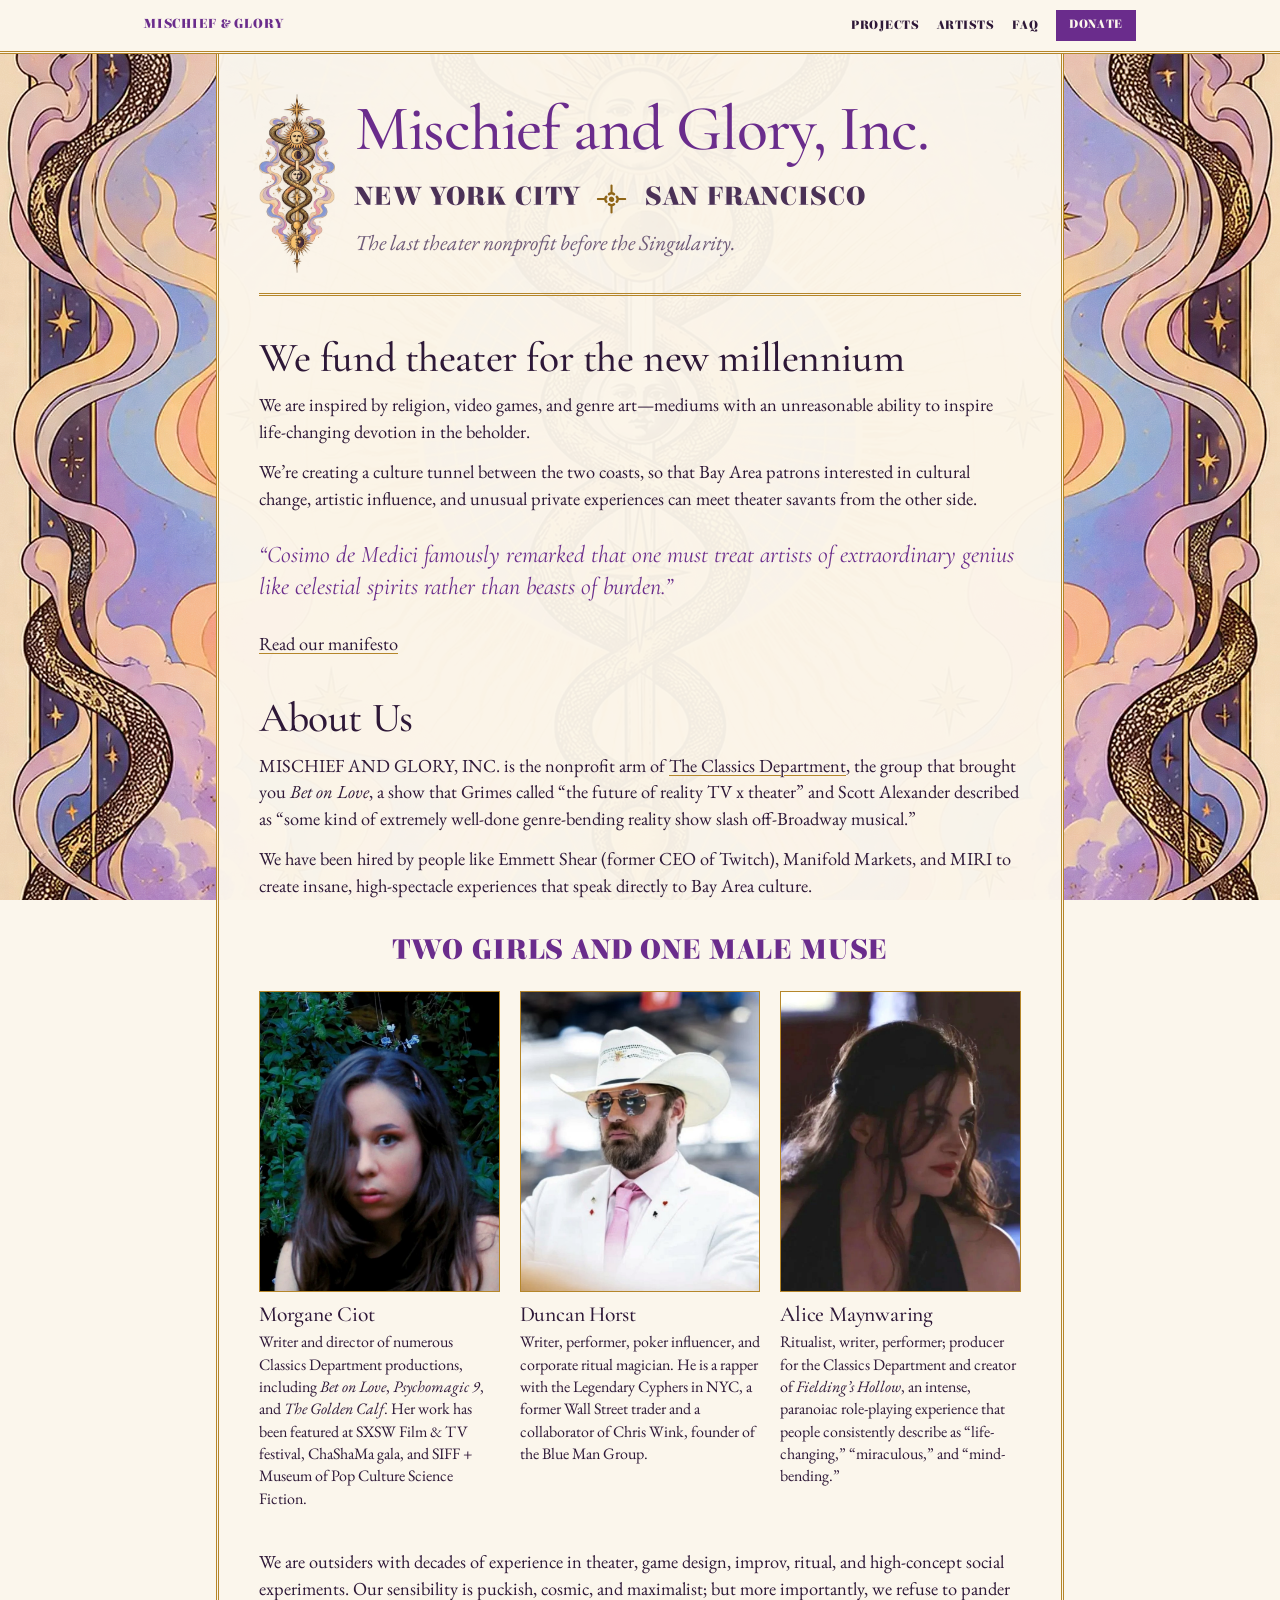
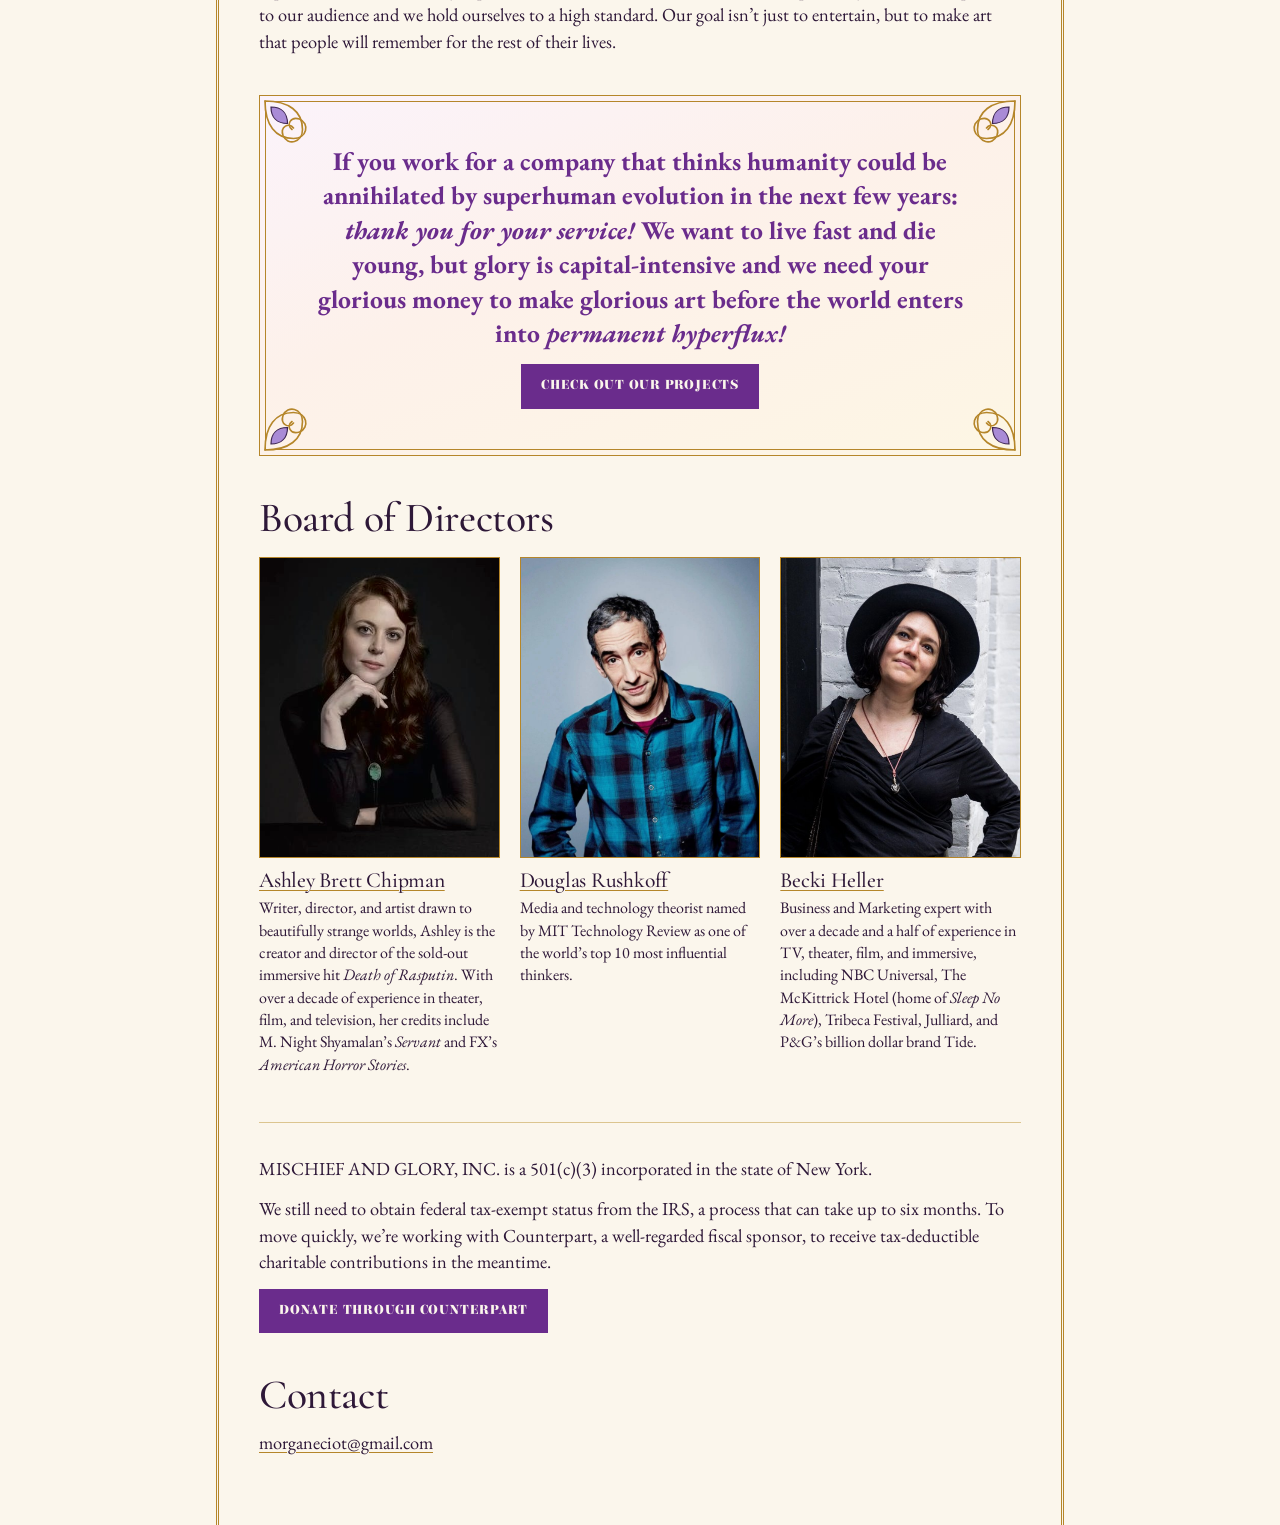
<file: index.html>
<!doctype html>
<html lang="en">
<head>
  <meta charset="utf-8">
  <meta name="viewport" content="width=device-width, initial-scale=1">
  <meta name="robots" content="noindex, nofollow, noarchive">
  <title>Mischief and Glory, Inc.</title>
  <meta name="description" content="The last theater nonprofit before the Singularity. New York City 𐫰 San Francisco.">
  <link rel="preconnect" href="https://fonts.googleapis.com">
  <link rel="preconnect" href="https://fonts.gstatic.com" crossorigin>
  <link href="https://fonts.googleapis.com/css2?family=Cormorant+Garamond:ital,wght@0,400;0,500;1,400;1,500&family=EB+Garamond:ital,wght@0,400;0,600;0,700;1,400;1,600&family=Elsie:wght@400;900&family=Noto+Sans+Manichaean&display=swap" rel="stylesheet">
  <link rel="stylesheet" href="assets/style.css">
  <link rel="icon" href="favicon.ico?v=3" sizes="any">
  <link rel="icon" type="image/svg+xml" href="favicon.svg?v=3">
  <link rel="icon" type="image/png" sizes="32x32" href="favicon-32.png?v=3">
  <link rel="icon" type="image/png" sizes="192x192" href="assets/icon-192.png?v=3">
  <link rel="apple-touch-icon" href="assets/apple-touch-icon.png?v=3">
</head>
<body>
  <nav class="site-nav">
    <div class="inner">
      <a class="wordmark" href="index.html">Mischief &amp; Glory</a>
      <ul>
        <li><a href="projects.html">Projects</a></li>
        <li><a href="artists.html">Artists</a></li>
        <li><a href="faq.html">FAQ</a></li>
        <li><a class="button small" href="https://app.thefield.org/profile/Mischief-and-Glory/658230">Donate</a></li>
      </ul>
    </div>
  </nav>

  <main>
    <header class="hero">
      <div class="hero-text">
        <h1>Mischief and Glory, Inc.</h1>
        <p class="cities"><span class="city">New York City</span> <span class="glyph">𐫰</span> <span class="city">San Francisco</span></p>
        <p class="lede">The last theater nonprofit before the Singularity.</p>
      </div>
      <img class="hero-emblem" src="assets/caduceus.webp" alt="" width="467" height="1100">
    </header>

    <h2>We fund theater for the new millennium</h2>
    <p>We are inspired by religion, video games, and genre art—mediums with an unreasonable ability to inspire life-changing devotion in the beholder.</p>
    <p>We’re creating a culture tunnel between the two coasts, so that Bay Area patrons interested in cultural change, artistic influence, and unusual private experiences can meet theater savants from the other side.</p>

    <blockquote>“Cosimo de Medici famously remarked that one must treat artists of extraordinary genius like celestial spirits rather than beasts of burden.”</blockquote>

    <p><a href="manifesto.html">Read our manifesto</a></p>

    <h2>About Us</h2>
    <p>MISCHIEF AND GLORY, INC. is the nonprofit arm of <a href="https://morganecf.github.io/classics-department/">The Classics Department</a>, the group that brought you <em>Bet on Love</em>, a show that Grimes called “the future of reality TV x theater” and Scott Alexander described as “some kind of extremely well-done genre-bending reality show slash off-Broadway musical.”</p>
    <p>We have been hired by people like Emmett Shear (former CEO of Twitch), Manifold Markets, and MIRI to create insane, high-spectacle experiences that speak directly to Bay Area culture.</p>

    <p class="people-heading">Two girls and one male muse</p>
    <div class="people">
      <div class="person">
        <div class="photo"><img src="assets/photos/morgane-ciot.jpg" alt="Morgane Ciot"></div>
        <h3>Morgane Ciot</h3>
        <p>Writer and director of numerous Classics Department productions, including <em>Bet on Love</em>, <em>Psychomagic 9</em>, and <em>The Golden Calf</em>. Her work has been featured at SXSW Film &amp; TV festival, ChaShaMa gala, and SIFF + Museum of Pop Culture Science Fiction.</p>
      </div>
      <div class="person">
        <div class="photo"><img src="assets/photos/duncan-horst.jpg" alt="Duncan Horst"></div>
        <h3>Duncan Horst</h3>
        <p>Writer, performer, poker influencer, and corporate ritual magician. He is a rapper with the Legendary Cyphers in NYC, a former Wall Street trader and a collaborator of Chris Wink, founder of the Blue Man Group.</p>
      </div>
      <div class="person">
        <div class="photo"><img src="assets/photos/alice-maynwaring.jpg" alt="Alice Maynwaring"></div>
        <h3>Alice Maynwaring</h3>
        <p>Ritualist, writer, performer; producer for the Classics Department and creator of <em>Fielding’s Hollow</em>, an intense, paranoiac role-playing experience that people consistently describe as “life-changing,” “miraculous,” and “mind-bending.”</p>
      </div>
    </div>

    <p>We are outsiders with decades of experience in theater, game design, improv, ritual, and high-concept social experiments. Our sensibility is puckish, cosmic, and maximalist; but more importantly, we refuse to pander to our audience and we hold ourselves to a high standard. Our goal isn’t just to entertain, but to make art that people will remember for the rest of their lives.</p>

    <div class="callout centered splash">
      <p>If you work for a company that thinks humanity could be annihilated by superhuman evolution in the next few years: <em>thank you for your service!</em> We want to live fast and die young, but glory is capital-intensive and we need your glorious money to make glorious art before the world enters into <em>permanent hyperflux!</em></p>
      <p><a class="button" href="projects.html">Check out our projects</a></p>
    </div>

    <h2>Board of Directors</h2>
    <div class="people">
      <div class="person">
        <div class="photo"><img src="assets/photos/ashley-brett-chipman.jpg" alt="Ashley Brett Chipman"></div>
        <h3><a href="https://ashleybrettchipman.com">Ashley Brett Chipman</a></h3>
        <p>Writer, director, and artist drawn to beautifully strange worlds, Ashley is the creator and director of the sold-out immersive hit <em>Death of Rasputin</em>. With over a decade of experience in theater, film, and television, her credits include M. Night Shyamalan’s <em>Servant</em> and FX’s <em>American Horror Stories</em>.</p>
      </div>
      <div class="person">
        <div class="photo"><img src="assets/photos/douglas-rushkoff.jpg" alt="Douglas Rushkoff"></div>
        <h3><a href="https://rushkoff.com/">Douglas Rushkoff</a></h3>
        <p>Media and technology theorist named by MIT Technology Review as one of the world’s top 10 most influential thinkers.</p>
      </div>
      <div class="person">
        <div class="photo"><img src="assets/photos/becki-heller.jpg" alt="Becki Heller"></div>
        <h3><a href="https://beckiheller.com">Becki Heller</a></h3>
        <p>Business and Marketing expert with over a decade and a half of experience in TV, theater, film, and immersive, including NBC Universal, The McKittrick Hotel (home of <em>Sleep No More</em>), Tribeca Festival, Julliard, and P&amp;G’s billion dollar brand Tide.</p>
      </div>
    </div>

    <hr>

    <p>MISCHIEF AND GLORY, INC. is a 501(c)(3) incorporated in the state of New York.</p>
    <p>We still need to obtain federal tax-exempt status from the IRS, a process that can take up to six months. To move quickly, we’re working with Counterpart, a well-regarded fiscal sponsor, to receive tax-deductible charitable contributions in the meantime.</p>
    <p><a class="button" href="https://app.thefield.org/profile/Mischief-and-Glory/658230">Donate through Counterpart</a></p>

    <h2>Contact</h2>
    <p><a href="mailto:morganeciot@gmail.com">morganeciot@gmail.com</a></p>
  </main>

</body>
</html>
</file>
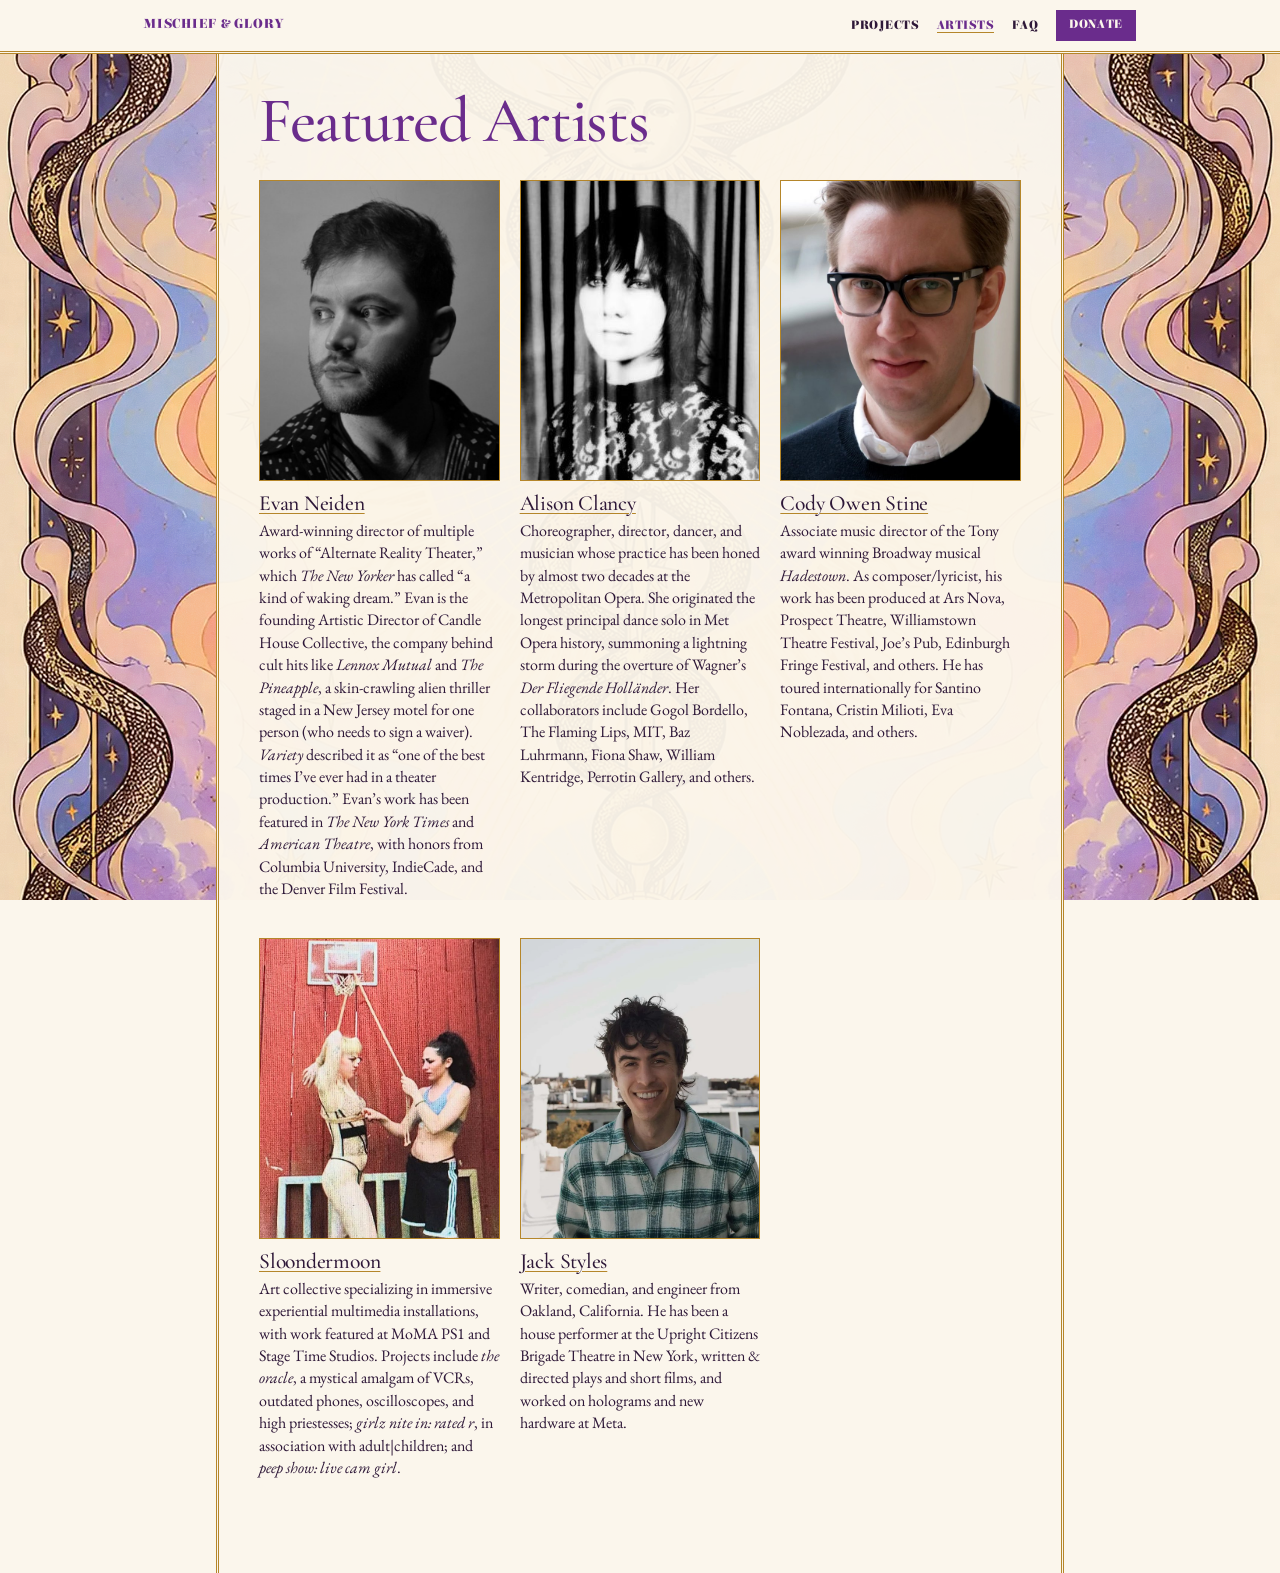
<file: artists.html>
<!doctype html>
<html lang="en">
<head>
  <meta charset="utf-8">
  <meta name="viewport" content="width=device-width, initial-scale=1">
  <meta name="robots" content="noindex, nofollow, noarchive">
  <title>Artists — Mischief and Glory, Inc.</title>
  <meta name="description" content="Featured artists working with Mischief and Glory, Inc.">
  <link rel="preconnect" href="https://fonts.googleapis.com">
  <link rel="preconnect" href="https://fonts.gstatic.com" crossorigin>
  <link href="https://fonts.googleapis.com/css2?family=Cormorant+Garamond:ital,wght@0,400;0,500;1,400;1,500&family=EB+Garamond:ital,wght@0,400;0,600;0,700;1,400;1,600&family=Elsie:wght@400;900&family=Noto+Sans+Manichaean&display=swap" rel="stylesheet">
  <link rel="stylesheet" href="assets/style.css">
  <link rel="icon" href="favicon.ico?v=3" sizes="any">
  <link rel="icon" type="image/svg+xml" href="favicon.svg?v=3">
  <link rel="icon" type="image/png" sizes="32x32" href="favicon-32.png?v=3">
  <link rel="icon" type="image/png" sizes="192x192" href="assets/icon-192.png?v=3">
  <link rel="apple-touch-icon" href="assets/apple-touch-icon.png?v=3">
</head>
<body>
  <nav class="site-nav">
    <div class="inner">
      <a class="wordmark" href="index.html">Mischief &amp; Glory</a>
      <ul>
        <li><a href="projects.html">Projects</a></li>
        <li><a href="artists.html" aria-current="page">Artists</a></li>
        <li><a href="faq.html">FAQ</a></li>
        <li><a class="button small" href="https://app.thefield.org/profile/Mischief-and-Glory/658230">Donate</a></li>
      </ul>
    </div>
  </nav>

  <main>
    <h1>Featured Artists</h1>

    <div class="people" style="margin-top:1.5rem">
      <div class="person">
        <div class="photo"><img src="assets/photos/evan-neiden.jpg" alt="Evan Neiden"></div>
        <h3><a href="https://candlehouse.org/">Evan Neiden</a></h3>
        <p>Award-winning director of multiple works of “Alternate Reality Theater,” which <em>The New Yorker</em> has called “a kind of waking dream.” Evan is the founding Artistic Director of Candle House Collective, the company behind cult hits like <em>Lennox Mutual</em> and <em>The Pineapple</em>, a skin-crawling alien thriller staged in a New Jersey motel for one person (who needs to sign a waiver). <em>Variety</em> described it as “one of the best times I’ve ever had in a theater production.” Evan’s work has been featured in <em>The New York Times</em> and <em>American Theatre</em>, with honors from Columbia University, IndieCade, and the Denver Film Festival.</p>
      </div>
      <div class="person">
        <div class="photo"><img src="assets/photos/alison-clancy.jpg" alt="Alison Clancy"></div>
        <h3><a href="https://www.alisonclancy.com">Alison Clancy</a></h3>
        <p>Choreographer, director, dancer, and musician whose practice has been honed by almost two decades at the Metropolitan Opera. She originated the longest principal dance solo in Met Opera history, summoning a lightning storm during the overture of Wagner’s <em>Der Fliegende Holländer</em>. Her collaborators include Gogol Bordello, The Flaming Lips, MIT, Baz Luhrmann, Fiona Shaw, William Kentridge, Perrotin Gallery, and others.</p>
      </div>
      <div class="person">
        <div class="photo"><img src="assets/photos/cody-owen-stine.jpg" alt="Cody Owen Stine"></div>
        <h3><a href="https://codyowenstine.com/">Cody Owen Stine</a></h3>
        <p>Associate music director of the Tony award winning Broadway musical <em>Hadestown</em>. As composer/lyricist, his work has been produced at Ars Nova, Prospect Theatre, Williamstown Theatre Festival, Joe’s Pub, Edinburgh Fringe Festival, and others. He has toured internationally for Santino Fontana, Cristin Milioti, Eva Noblezada, and others.</p>
      </div>
      <div class="person">
        <div class="photo"><img src="assets/photos/sloondermoon.jpg" alt="Sloondermoon"></div>
        <h3><a href="https://sloondermoon.com">Sloondermoon</a></h3>
        <p>Art collective specializing in immersive experiential multimedia installations, with work featured at MoMA PS1 and Stage Time Studios. Projects include <em>the oracle</em>, a mystical amalgam of VCRs, outdated phones, oscilloscopes, and high priestesses; <em>girlz nite in: rated r</em>, in association with adult|children; and <em>peep show: live cam girl</em>.</p>
      </div>
      <div class="person">
        <div class="photo"><img src="assets/photos/jack-styles.jpg" alt="Jack Styles"></div>
        <h3><a href="https://ucbcomedy.com/people/jack-styles/">Jack Styles</a></h3>
        <p>Writer, comedian, and engineer from Oakland, California. He has been a house performer at the Upright Citizens Brigade Theatre in New York, written &amp; directed plays and short films, and worked on holograms and new hardware at Meta.</p>
      </div>
    </div>
  </main>

</body>
</html>
</file>
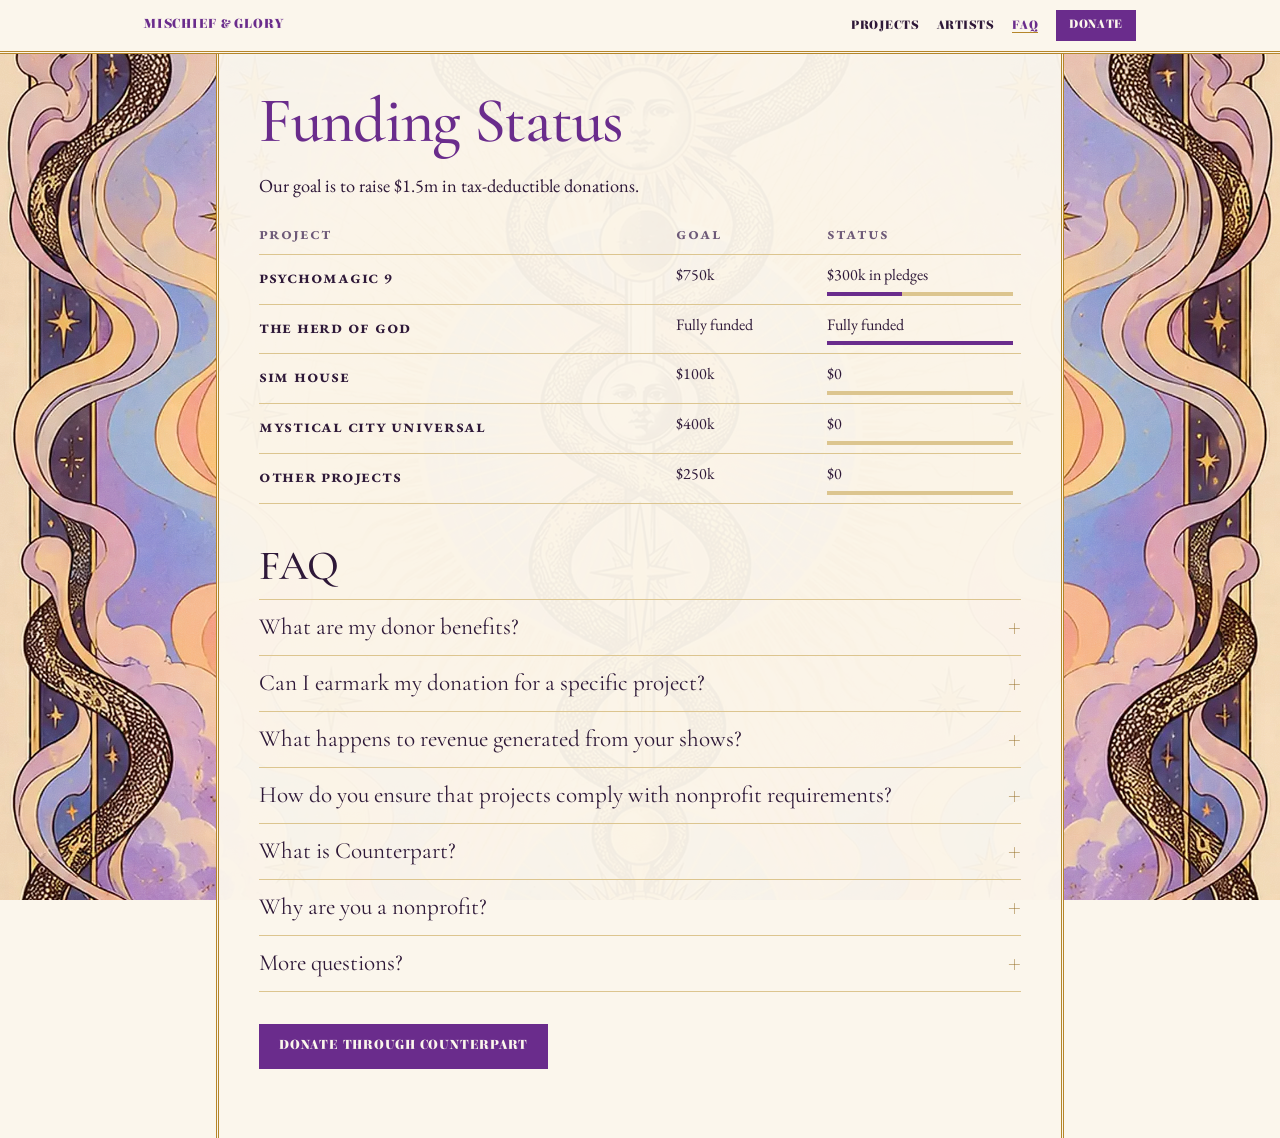
<file: faq.html>
<!doctype html>
<html lang="en">
<head>
  <meta charset="utf-8">
  <meta name="viewport" content="width=device-width, initial-scale=1">
  <meta name="robots" content="noindex, nofollow, noarchive">
  <title>FAQ — Mischief and Glory, Inc.</title>
  <meta name="description" content="Frequently asked questions for donors to Mischief and Glory, Inc.">
  <link rel="preconnect" href="https://fonts.googleapis.com">
  <link rel="preconnect" href="https://fonts.gstatic.com" crossorigin>
  <link href="https://fonts.googleapis.com/css2?family=Cormorant+Garamond:ital,wght@0,400;0,500;1,400;1,500&family=EB+Garamond:ital,wght@0,400;0,600;0,700;1,400;1,600&family=Elsie:wght@400;900&family=Noto+Sans+Manichaean&display=swap" rel="stylesheet">
  <link rel="stylesheet" href="assets/style.css">
  <link rel="icon" href="favicon.ico?v=3" sizes="any">
  <link rel="icon" type="image/svg+xml" href="favicon.svg?v=3">
  <link rel="icon" type="image/png" sizes="32x32" href="favicon-32.png?v=3">
  <link rel="icon" type="image/png" sizes="192x192" href="assets/icon-192.png?v=3">
  <link rel="apple-touch-icon" href="assets/apple-touch-icon.png?v=3">
</head>
<body>
  <nav class="site-nav">
    <div class="inner">
      <a class="wordmark" href="index.html">Mischief &amp; Glory</a>
      <ul>
        <li><a href="projects.html">Projects</a></li>
        <li><a href="artists.html">Artists</a></li>
        <li><a href="faq.html" aria-current="page">FAQ</a></li>
        <li><a class="button small" href="https://app.thefield.org/profile/Mischief-and-Glory/658230">Donate</a></li>
      </ul>
    </div>
  </nav>

  <main>
    <h1>Funding Status</h1>

    <section style="margin-top:1rem">
      <p>Our goal is to raise $1.5m in tax-deductible donations.</p>
      <table>
        <thead>
          <tr><th>Project</th><th>Goal</th><th>Status</th></tr>
        </thead>
        <tbody>
          <tr>
            <td>Psychomagic 9</td><td>$750k</td>
            <td>$300k in pledges<div class="bar"><span style="width:40%"></span></div></td>
          </tr>
          <tr>
            <td>The Herd of God</td><td>Fully funded</td>
            <td>Fully funded<div class="bar"><span style="width:100%"></span></div></td>
          </tr>
          <tr>
            <td>Sim House</td><td>$100k</td>
            <td>$0<div class="bar"><span style="width:0%"></span></div></td>
          </tr>
          <tr>
            <td>Mystical City Universal</td><td>$400k</td>
            <td>$0<div class="bar"><span style="width:0%"></span></div></td>
          </tr>
          <tr>
            <td>Other projects</td><td>$250k</td>
            <td>$0<div class="bar"><span style="width:0%"></span></div></td>
          </tr>
        </tbody>
      </table>
    </section>

    <h2>FAQ</h2>

    <section>
      <details>
        <summary>What are my donor benefits?</summary>
        <ul class="tiers">
          <li>
            <span class="tier-amount">$50k and above</span>
            <ul>
              <li><strong>Tickets:</strong> Complimentary tickets to each of our shows</li>
              <li><strong>Events:</strong> Invitations for you and a +1 to funder dinners and exclusive events with our rolodex of magical artistes and performer friends</li>
            </ul>
          </li>
          <li>
            <span class="tier-amount">$150k and above</span>
            <ul>
              <li><strong>Private parties:</strong> The opportunity to host private events in our immersive venue after hours. One event for every $150k donated.</li>
              <li><strong>EP credit:</strong> Optional credit as executive producer of the show your donation supported.</li>
            </ul>
          </li>
          <li>
            <span class="tier-amount">$500k and above</span>
            <ul>
              <li><strong>Join the board:</strong> Join the board of directors and influence the fate of human taste.</li>
              <li><strong>Bespoke experience:</strong> We’ll collaborate with you to produce a custom dream experience for you and your friends.</li>
            </ul>
          </li>
        </ul>
        <p>Benefits for smaller donors are arranged on a case-by-case basis.</p>
      </details>

      <details>
        <summary>Can I earmark my donation for a specific project?</summary>
        <p>Loosely, yes. We’re happy to discuss directing your donation toward a particular project, but ultimately, we retain full discretion over how funds are allocated. If a project falls through or doesn’t secure enough funding, we will redirect those funds toward other projects on our slate.</p>
      </details>

      <details>
        <summary>What happens to revenue generated from your shows?</summary>
        <p>We’re a nonprofit. That means we reinvest any surplus revenue into future productions after covering operating expenses. Revenue in excess of the current project will fund other nonprofit projects produced by Mischief &amp; Glory, Inc.</p>
      </details>

      <details>
        <summary>How do you ensure that projects comply with nonprofit requirements?</summary>
        <p>For now, all donations are processed through our fiscal sponsor, Counterpart, which oversees the disbursement of funds and provides fiscal oversight to help ensure that the project complies with nonprofit requirements.</p>
        <p>Once we transition to our own 501(c)(3), we’ll maintain compliance through standard nonprofit governance practices, including board oversight, financial controls, proper documentation of expenditures, and adherence to IRS rules governing charitable funds and activities.</p>
      </details>

      <details>
        <summary>What is Counterpart?</summary>
        <p>Counterpart is an established fiscal sponsor that helps artists raise and administer funds for charitable projects. Through its sponsorship, our project can receive tax-deductible donations under Counterpart’s 501c3 status without having to establish a separate nonprofit before fundraising.</p>
        <p>The downside is that they charge a 7% fee on any funds we raise. Please keep this in mind when making a donation.</p>
      </details>

      <details>
        <summary>Why are you a nonprofit?</summary>
        <p>Theater is an expensive, high-risk undertaking. A vast majority of ambitious artistic work depends on nonprofit funding; without it, most art simply wouldn’t exist.</p>
        <p>We’re less interested in conventional business than in creating prototypes for the next wave of theater. A nonprofit structure gives us the freedom to take risks, pursue unconventional ideas, and develop work whose value may not be immediately measurable in dollars (much like long-term science funding).</p>
      </details>

      <details>
        <summary>More questions?</summary>
        <p>Email us at <a href="mailto:morganeciot@gmail.com">morganeciot@gmail.com</a>, and we’ll endeavor to respond in the next few days.</p>
      </details>
    </section>

    <p style="margin-top:2rem"><a class="button" href="https://app.thefield.org/profile/Mischief-and-Glory/658230">Donate through Counterpart</a></p>
  </main>

</body>
</html>
</file>
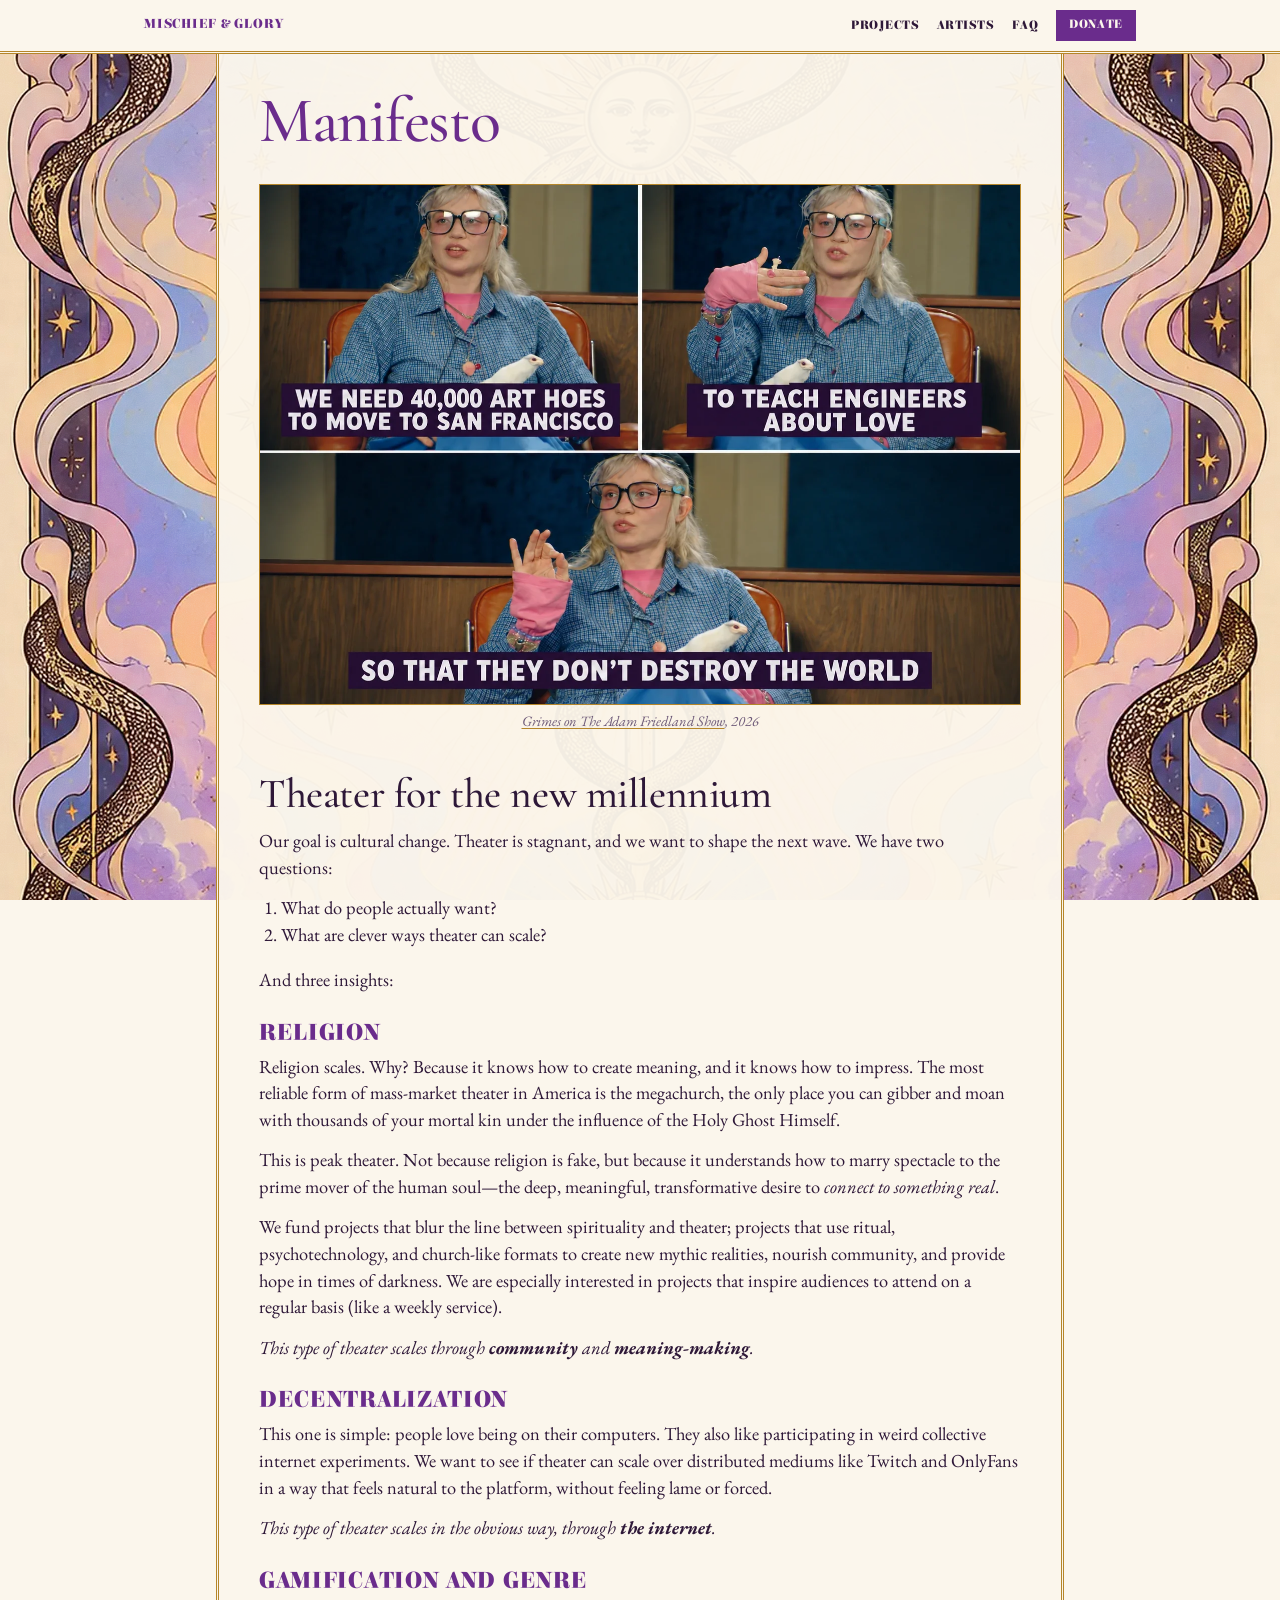
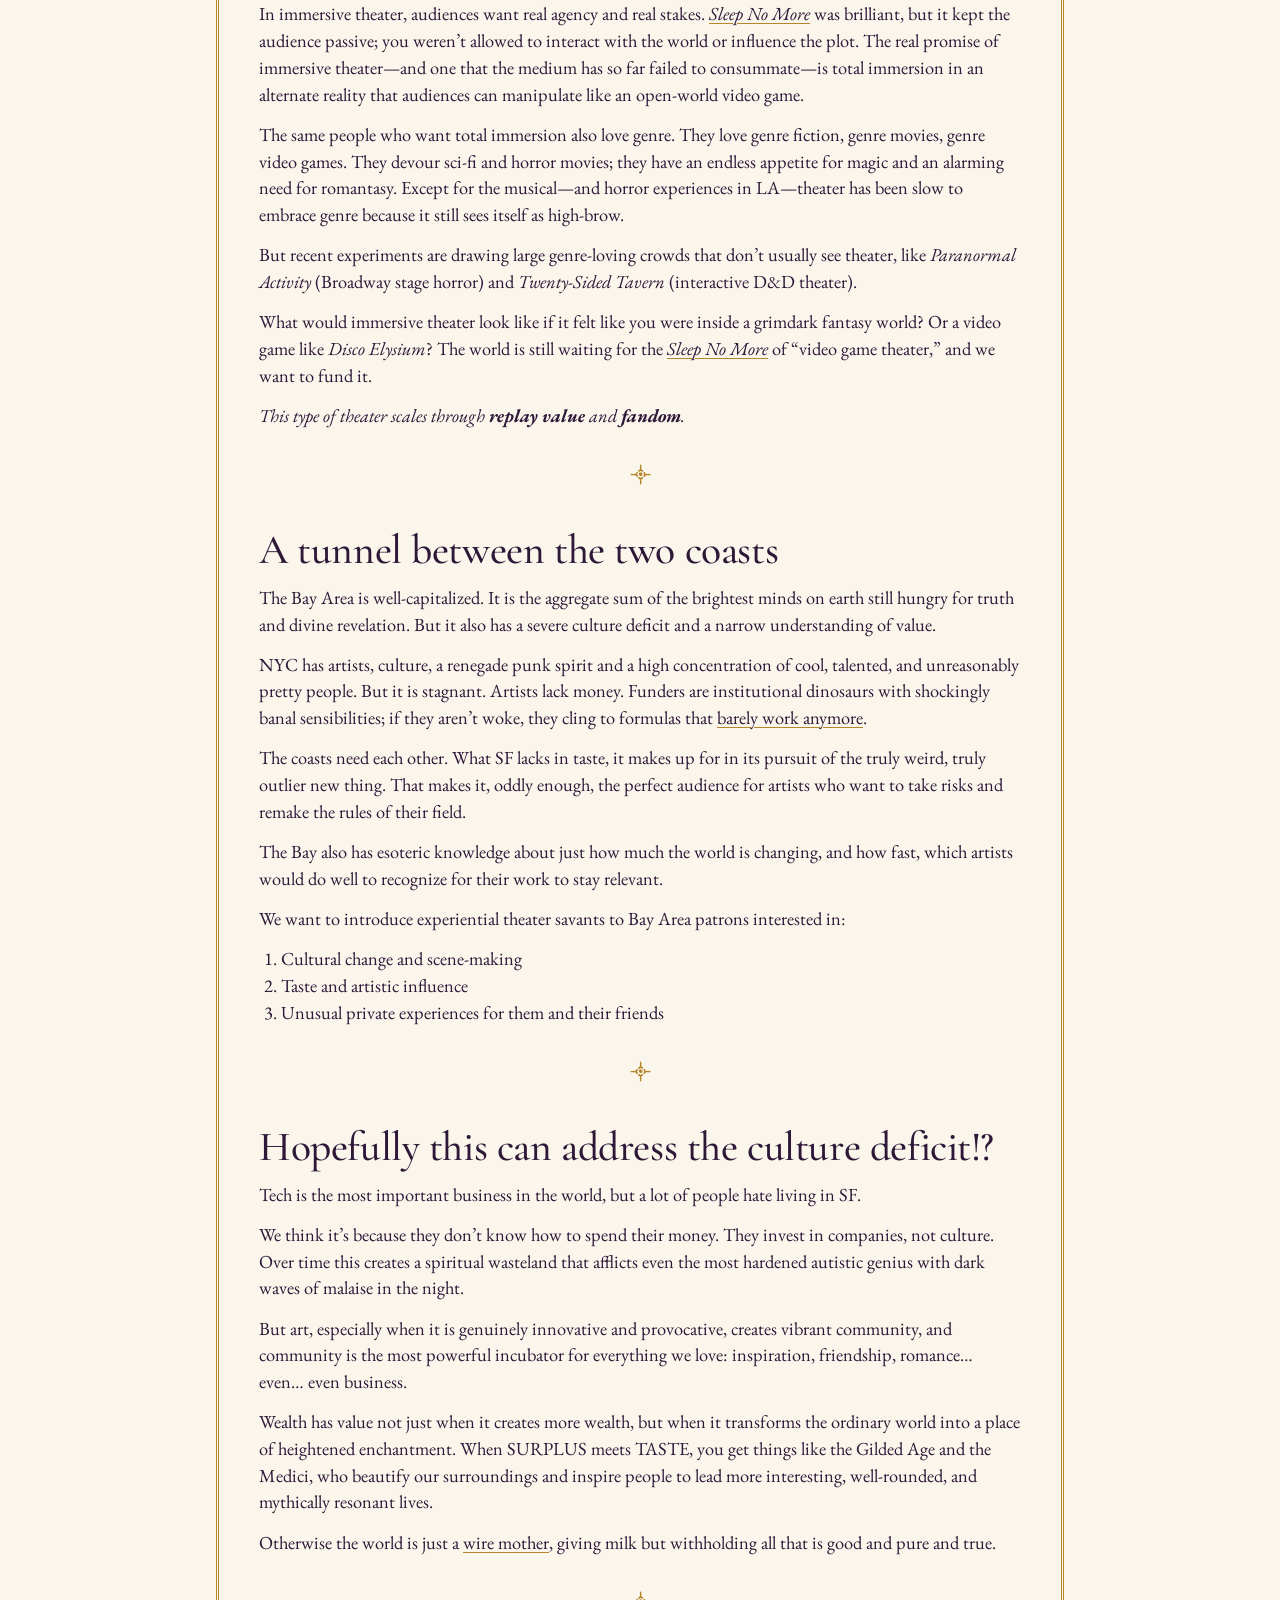
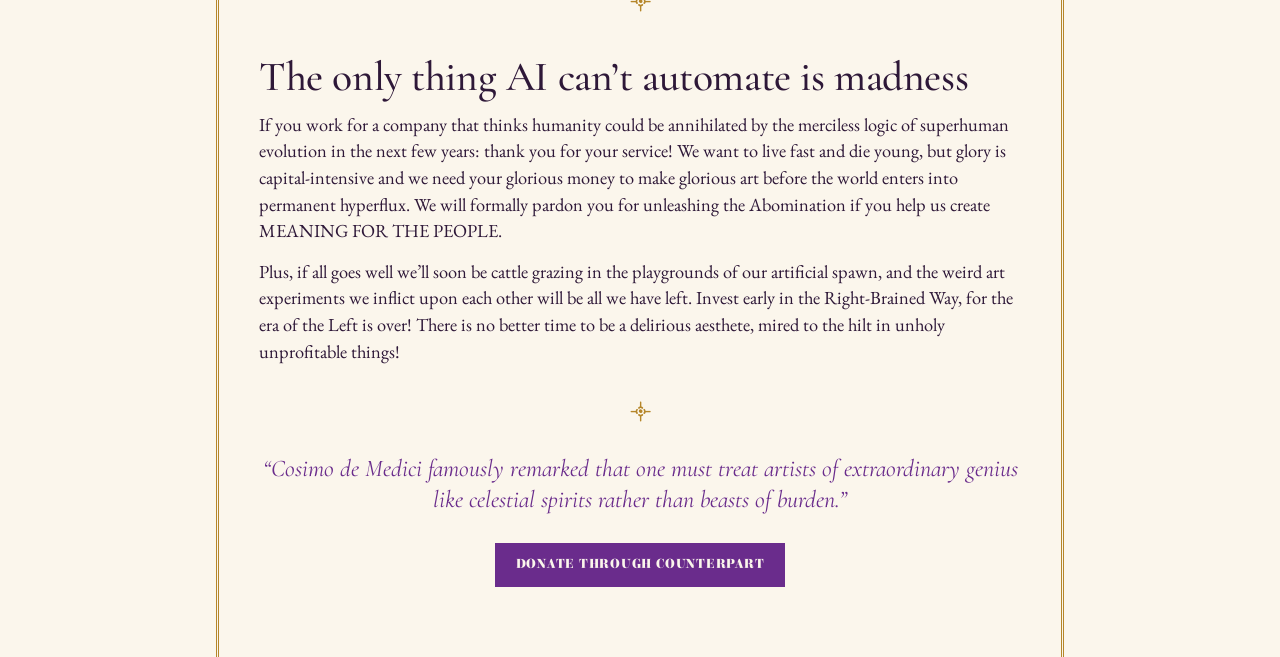
<file: manifesto.html>
<!doctype html>
<html lang="en">
<head>
  <meta charset="utf-8">
  <meta name="viewport" content="width=device-width, initial-scale=1">
  <meta name="robots" content="noindex, nofollow, noarchive">
  <title>Manifesto — Mischief and Glory, Inc.</title>
  <meta name="description" content="Theater for the new millennium: the Mischief and Glory manifesto.">
  <link rel="preconnect" href="https://fonts.googleapis.com">
  <link rel="preconnect" href="https://fonts.gstatic.com" crossorigin>
  <link href="https://fonts.googleapis.com/css2?family=Cormorant+Garamond:ital,wght@0,400;0,500;1,400;1,500&family=EB+Garamond:ital,wght@0,400;0,600;0,700;1,400;1,600&family=Elsie:wght@400;900&family=Noto+Sans+Manichaean&display=swap" rel="stylesheet">
  <link rel="stylesheet" href="assets/style.css">
  <link rel="icon" href="favicon.ico?v=3" sizes="any">
  <link rel="icon" type="image/svg+xml" href="favicon.svg?v=3">
  <link rel="icon" type="image/png" sizes="32x32" href="favicon-32.png?v=3">
  <link rel="icon" type="image/png" sizes="192x192" href="assets/icon-192.png?v=3">
  <link rel="apple-touch-icon" href="assets/apple-touch-icon.png?v=3">
</head>
<body>
  <nav class="site-nav">
    <div class="inner">
      <a class="wordmark" href="index.html">Mischief &amp; Glory</a>
      <ul>
        <li><a href="projects.html">Projects</a></li>
        <li><a href="artists.html">Artists</a></li>
        <li><a href="faq.html">FAQ</a></li>
        <li><a class="button small" href="https://app.thefield.org/profile/Mischief-and-Glory/658230">Donate</a></li>
      </ul>
    </div>
  </nav>

  <main>
    <h1>Manifesto</h1>

    <figure class="figure">
      <img src="assets/grimes-friedland.webp" width="1518" height="1036" alt="Grimes: “We need 40,000 art hoes to move to San Francisco to teach engineers about love so that they don’t destroy the world.”">
      <figcaption><a href="https://www.youtube.com/watch?v=M9UnnUxeU8k">Grimes on The Adam Friedland Show</a>, 2026</figcaption>
    </figure>

    <h2>Theater for the new millennium</h2>
    <p>Our goal is cultural change. Theater is stagnant, and we want to shape the next wave. We have two questions:</p>
    <ol>
      <li>What do people actually want?</li>
      <li>What are clever ways theater can scale?</li>
    </ol>
    <p>And three insights:</p>

    <h3 class="insight">Religion</h3>
    <p>Religion scales. Why? Because it knows how to create meaning, and it knows how to impress. The most reliable form of mass-market theater in America is the megachurch, the only place you can gibber and moan with thousands of your mortal kin under the influence of the Holy Ghost Himself.</p>
    <p>This is peak theater. Not because religion is fake, but because it understands how to marry spectacle to the prime mover of the human soul—the deep, meaningful, transformative desire to <em>connect to something real</em>.</p>
    <p>We fund projects that blur the line between spirituality and theater; projects that use ritual, psychotechnology, and church-like formats to create new mythic realities, nourish community, and provide hope in times of darkness. We are especially interested in projects that inspire audiences to attend on a regular basis (like a weekly service).</p>
    <p><em>This type of theater scales through <strong>community</strong> and <strong>meaning-making</strong>.</em></p>

    <h3 class="insight">Decentralization</h3>
    <p>This one is simple: people love being on their computers. They also like participating in weird collective internet experiments. We want to see if theater can scale over distributed mediums like Twitch and OnlyFans in a way that feels natural to the platform, without feeling lame or forced.</p>
    <p><em>This type of theater scales in the obvious way, through <strong>the internet</strong>.</em></p>

    <h3 class="insight">Gamification and Genre</h3>
    <p>In immersive theater, audiences want real agency and real stakes. <a href="https://mckittrickhotel.com/events/sleep-no-more/"><em>Sleep No More</em></a> was brilliant, but it kept the audience passive; you weren’t allowed to interact with the world or influence the plot. The real promise of immersive theater—and one that the medium has so far failed to consummate—is total immersion in an alternate reality that audiences can manipulate like an open-world video game.</p>
    <p>The same people who want total immersion also love genre. They love genre fiction, genre movies, genre video games. They devour sci-fi and horror movies; they have an endless appetite for magic and an alarming need for romantasy. Except for the musical—and horror experiences in LA—theater has been slow to embrace genre because it still sees itself as high-brow.</p>
    <p>But recent experiments are drawing large genre-loving crowds that don’t usually see theater, like <em>Paranormal Activity</em> (Broadway stage horror) and <em>Twenty-Sided Tavern</em> (interactive D&amp;D theater).</p>
    <p>What would immersive theater look like if it felt like you were inside a grimdark fantasy world? Or a video game like <em>Disco Elysium</em>? The world is still waiting for the <a href="https://mckittrickhotel.com/events/sleep-no-more/"><em>Sleep No More</em></a> of “video game theater,” and we want to fund it.</p>
    <p><em>This type of theater scales through <strong>replay value</strong> and <strong>fandom</strong>.</em></p>

    <div class="divider" aria-hidden="true">𐫰</div>

    <h2>A tunnel between the two coasts</h2>
    <p>The Bay Area is well-capitalized. It is the aggregate sum of the brightest minds on earth still hungry for truth and divine revelation. But it also has a severe culture deficit and a narrow understanding of value.</p>
    <p>NYC has artists, culture, a renegade punk spirit and a high concentration of cool, talented, and unreasonably pretty people. But it is stagnant. Artists lack money. Funders are institutional dinosaurs with shockingly banal sensibilities; if they aren’t woke, they cling to formulas that <a href="https://www.nytimes.com/2025/09/22/theater/broadway-musicals-finances.html">barely work anymore</a>.</p>
    <p>The coasts need each other. What SF lacks in taste, it makes up for in its pursuit of the truly weird, truly outlier new thing. That makes it, oddly enough, the perfect audience for artists who want to take risks and remake the rules of their field.</p>
    <p>The Bay also has esoteric knowledge about just how much the world is changing, and how fast, which artists would do well to recognize for their work to stay relevant.</p>
    <p>We want to introduce experiential theater savants to Bay Area patrons interested in:</p>
    <ol>
      <li>Cultural change and scene-making</li>
      <li>Taste and artistic influence</li>
      <li>Unusual private experiences for them and their friends</li>
    </ol>

    <div class="divider" aria-hidden="true">𐫰</div>

    <h2>Hopefully this can address the culture deficit!?</h2>
    <p>Tech is the most important business in the world, but a lot of people hate living in SF.</p>
    <p>We think it’s because they don’t know how to spend their money. They invest in companies, not culture. Over time this creates a spiritual wasteland that afflicts even the most hardened autistic genius with dark waves of malaise in the night.</p>
    <p>But art, especially when it is genuinely innovative and provocative, creates vibrant community, and community is the most powerful incubator for everything we love: inspiration, friendship, romance… even… even business.</p>
    <p>Wealth has value not just when it creates more wealth, but when it transforms the ordinary world into a place of heightened enchantment. When SURPLUS meets TASTE, you get things like the Gilded Age and the Medici, who beautify our surroundings and inspire people to lead more interesting, well-rounded, and mythically resonant lives.</p>
    <p>Otherwise the world is just a <a href="https://claude.ai/share/ea1d9fc2-03f8-41e2-83d0-ffe73f8de010">wire mother</a>, giving milk but withholding all that is good and pure and true.</p>

    <div class="divider" aria-hidden="true">𐫰</div>

    <h2>The only thing AI can’t automate is madness</h2>
    <p>If you work for a company that thinks humanity could be annihilated by the merciless logic of superhuman evolution in the next few years: thank you for your service! We want to live fast and die young, but glory is capital-intensive and we need your glorious money to make glorious art before the world enters into permanent hyperflux. We will formally pardon you for unleashing the Abomination if you help us create MEANING FOR THE PEOPLE.</p>
    <p>Plus, if all goes well we’ll soon be cattle grazing in the playgrounds of our artificial spawn, and the weird art experiments we inflict upon each other will be all we have left. Invest early in the Right-Brained Way, for the era of the Left is over! There is no better time to be a delirious aesthete, mired to the hilt in unholy unprofitable things!</p>

    <div class="divider" aria-hidden="true">𐫰</div>

    <div class="centered">
    <blockquote>“Cosimo de Medici famously remarked that one must treat artists of extraordinary genius like celestial spirits rather than beasts of burden.”</blockquote>

    <p><a class="button" href="https://app.thefield.org/profile/Mischief-and-Glory/658230">Donate through Counterpart</a></p>
    </div>
  </main>

</body>
</html>
</file>
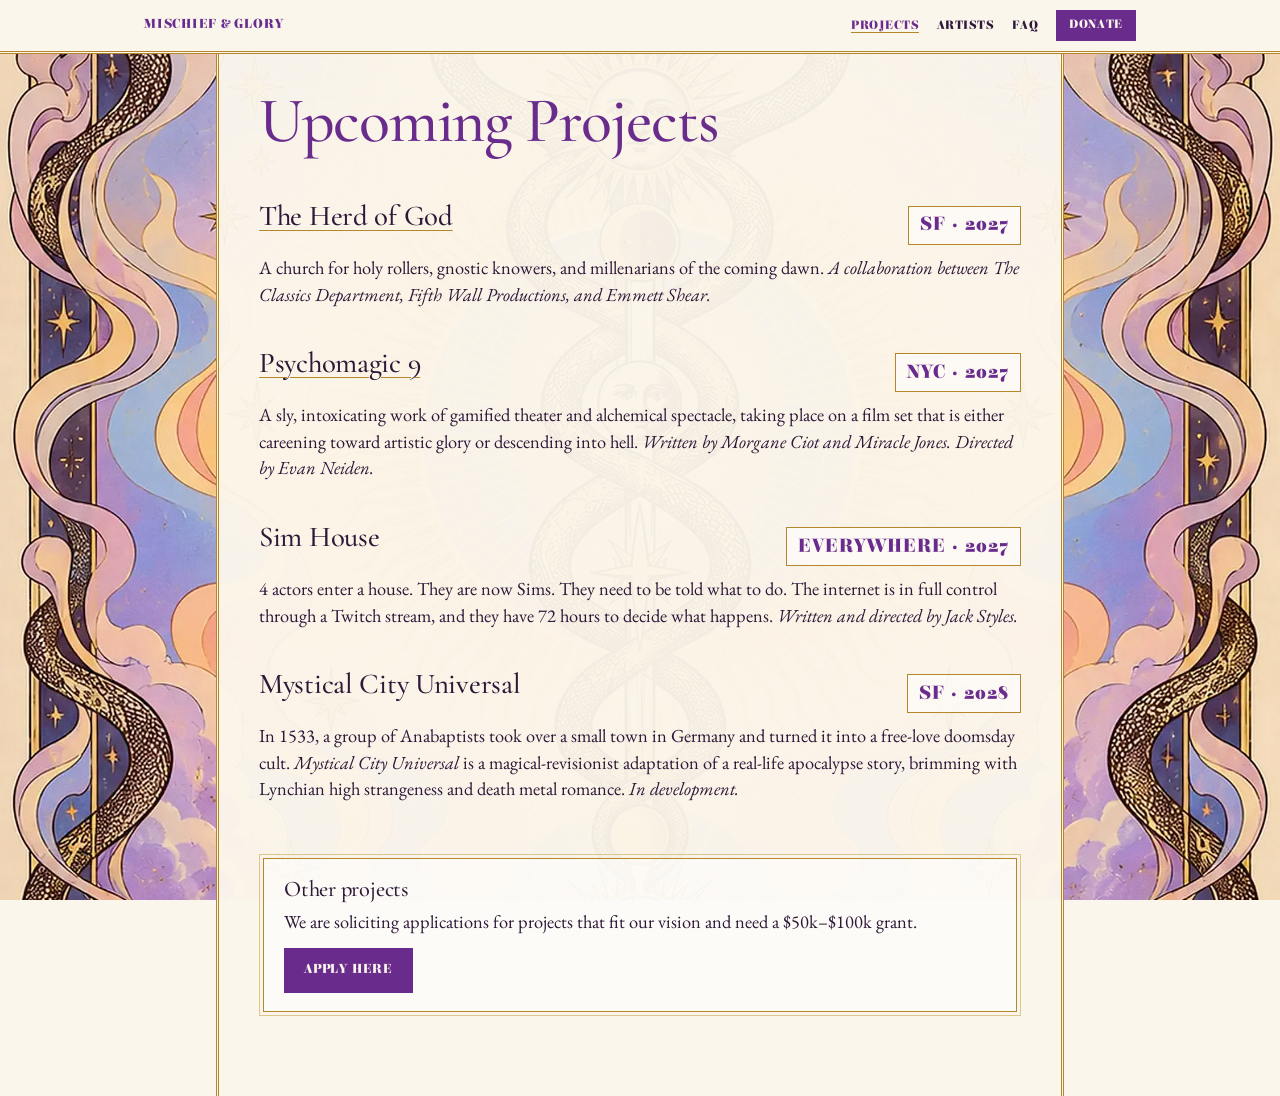
<file: projects.html>
<!doctype html>
<html lang="en">
<head>
  <meta charset="utf-8">
  <meta name="viewport" content="width=device-width, initial-scale=1">
  <meta name="robots" content="noindex, nofollow, noarchive">
  <title>Projects — Mischief and Glory, Inc.</title>
  <meta name="description" content="Theater projects funded by Mischief and Glory, Inc.">
  <link rel="preconnect" href="https://fonts.googleapis.com">
  <link rel="preconnect" href="https://fonts.gstatic.com" crossorigin>
  <link href="https://fonts.googleapis.com/css2?family=Cormorant+Garamond:ital,wght@0,400;0,500;1,400;1,500&family=EB+Garamond:ital,wght@0,400;0,600;0,700;1,400;1,600&family=Elsie:wght@400;900&family=Noto+Sans+Manichaean&display=swap" rel="stylesheet">
  <link rel="stylesheet" href="assets/style.css">
  <link rel="icon" href="favicon.ico?v=3" sizes="any">
  <link rel="icon" type="image/svg+xml" href="favicon.svg?v=3">
  <link rel="icon" type="image/png" sizes="32x32" href="favicon-32.png?v=3">
  <link rel="icon" type="image/png" sizes="192x192" href="assets/icon-192.png?v=3">
  <link rel="apple-touch-icon" href="assets/apple-touch-icon.png?v=3">
</head>
<body>
  <nav class="site-nav">
    <div class="inner">
      <a class="wordmark" href="index.html">Mischief &amp; Glory</a>
      <ul>
        <li><a href="projects.html" aria-current="page">Projects</a></li>
        <li><a href="artists.html">Artists</a></li>
        <li><a href="faq.html">FAQ</a></li>
        <li><a class="button small" href="https://app.thefield.org/profile/Mischief-and-Glory/658230">Donate</a></li>
      </ul>
    </div>
  </nav>

  <main>
    <h1>Upcoming Projects</h1>

    <section style="margin-top:1.5rem">
      <article class="project">
        <h2><a href="https://morganecf.github.io/classics-department/golden-calf/">The Herd of God</a></h2>
        <span class="meta">SF · 2027</span>
        <p>A church for holy rollers, gnostic knowers, and millenarians of the coming dawn. <em>A collaboration between The Classics Department, Fifth Wall Productions, and Emmett Shear.</em></p>
      </article>
      <article class="project">
        <h2><a href="psychomagic-9.html">Psychomagic 9</a></h2>
        <span class="meta">NYC · 2027</span>
        <p>A sly, intoxicating work of gamified theater and alchemical spectacle, taking place on a film set that is either careening toward artistic glory or descending into hell. <em>Written by Morgane Ciot and Miracle Jones. Directed by Evan Neiden.</em></p>
      </article>
      <article class="project">
        <h2>Sim House</h2>
        <span class="meta">Everywhere · 2027</span>
        <p>4 actors enter a house. They are now Sims. They need to be told what to do. The internet is in full control through a Twitch stream, and they have 72 hours to decide what happens. <em>Written and directed by Jack Styles.</em></p>
      </article>
      <article class="project">
        <h2>Mystical City Universal</h2>
        <span class="meta">SF · 2028</span>
        <p>In 1533, a group of Anabaptists took over a small town in Germany and turned it into a free-love doomsday cult. <em>Mystical City Universal</em> is a magical-revisionist adaptation of a real-life apocalypse story, brimming with Lynchian high strangeness and death metal romance. <em>In development.</em></p>
      </article>
    </section>

    <div class="callout" style="margin-top:2.25rem">
      <h3>Other projects</h3>
      <p>We are soliciting applications for projects that fit our vision and need a $50k–$100k grant.</p>
      <p><!-- TODO: replace # with the application form URL --><a class="button" href="#">Apply here</a></p>
    </div>
  </main>

</body>
</html>
</file>
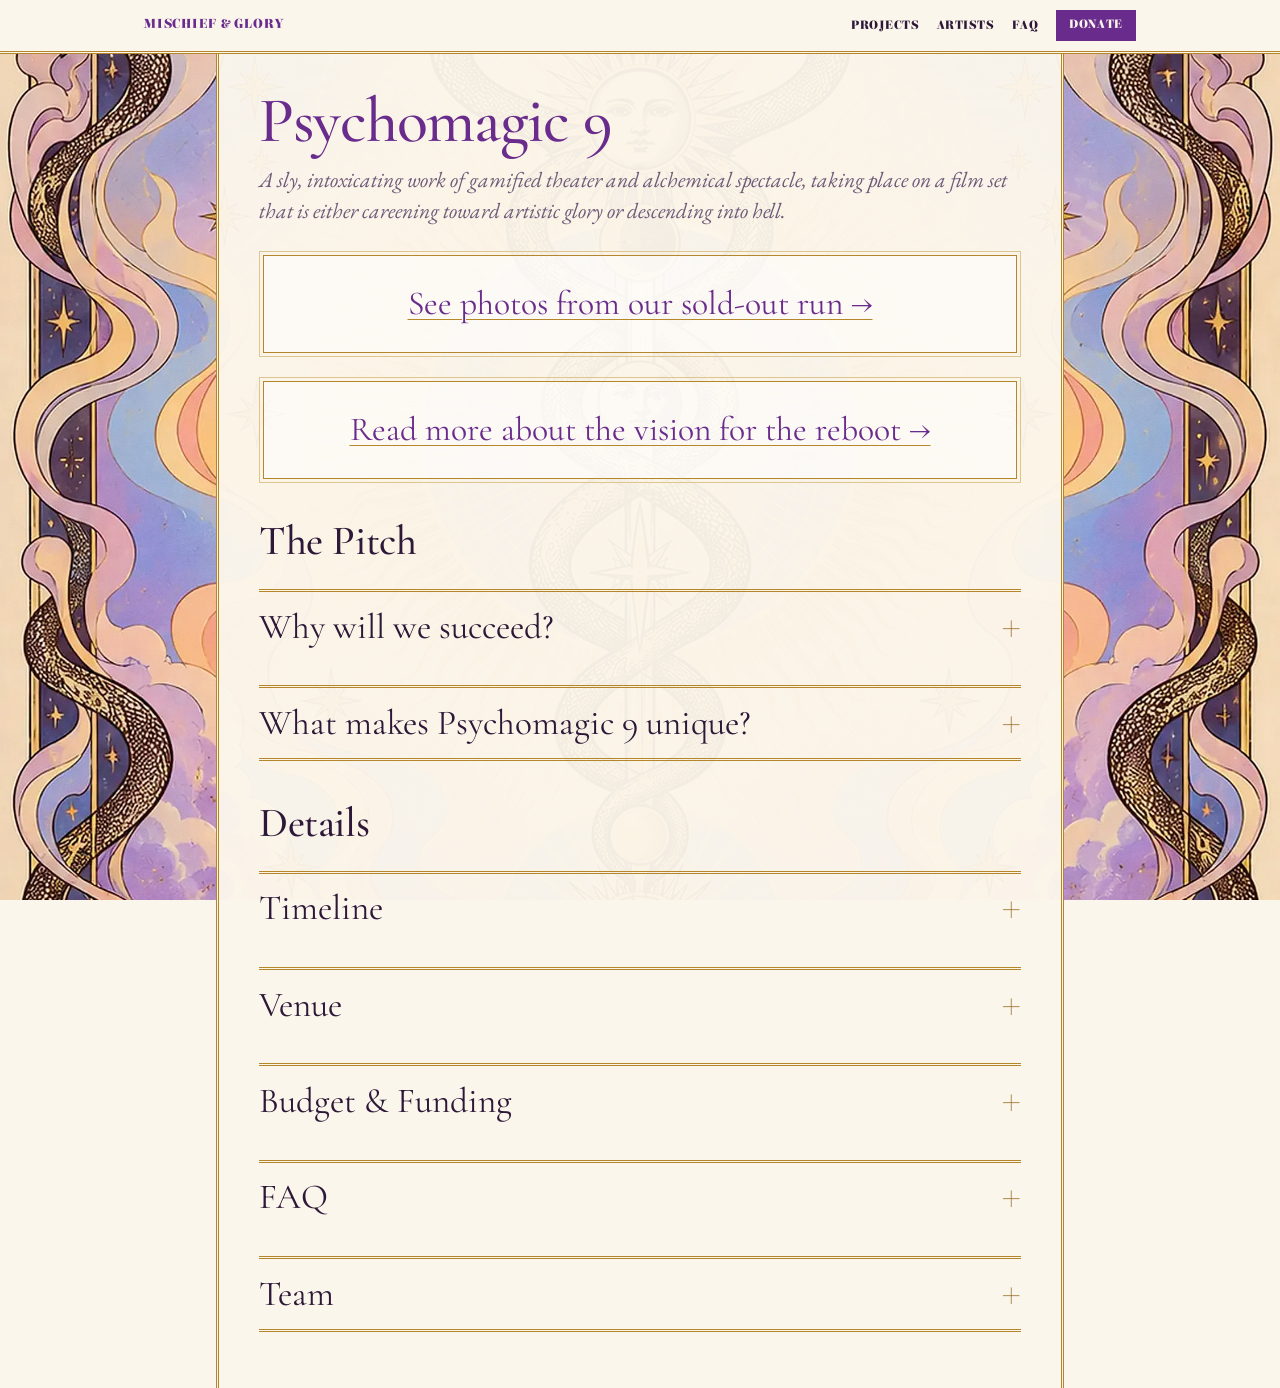
<file: psychomagic-9.html>
<!doctype html>
<html lang="en">
<head>
  <meta charset="utf-8">
  <meta name="viewport" content="width=device-width, initial-scale=1">
  <meta name="robots" content="noindex, nofollow, noarchive">
  <title>Psychomagic 9 — Mischief and Glory, Inc.</title>
  <meta name="description" content="A sly, intoxicating work of gamified theater and alchemical spectacle, taking place on a film set that is either careening toward artistic glory or descending into hell.">
  <link rel="preconnect" href="https://fonts.googleapis.com">
  <link rel="preconnect" href="https://fonts.gstatic.com" crossorigin>
  <link href="https://fonts.googleapis.com/css2?family=Cormorant+Garamond:ital,wght@0,400;0,500;1,400;1,500&family=EB+Garamond:ital,wght@0,400;0,600;0,700;1,400;1,600&family=Elsie:wght@400;900&family=Noto+Sans+Manichaean&display=swap" rel="stylesheet">
  <link rel="stylesheet" href="assets/style.css">
  <link rel="icon" href="favicon.ico?v=3" sizes="any">
  <link rel="icon" type="image/svg+xml" href="favicon.svg?v=3">
  <link rel="icon" type="image/png" sizes="32x32" href="favicon-32.png?v=3">
  <link rel="icon" type="image/png" sizes="192x192" href="assets/icon-192.png?v=3">
  <link rel="apple-touch-icon" href="assets/apple-touch-icon.png?v=3">
</head>
<body>
  <nav class="site-nav">
    <div class="inner">
      <a class="wordmark" href="index.html">Mischief &amp; Glory</a>
      <ul>
        <li><a href="projects.html">Projects</a></li>
        <li><a href="artists.html">Artists</a></li>
        <li><a href="faq.html">FAQ</a></li>
        <li><a class="button small" href="https://app.thefield.org/profile/Mischief-and-Glory/658230">Donate</a></li>
      </ul>
    </div>
  </nav>

  <main>
    <h1>Psychomagic 9</h1>
    <p class="lede">A sly, intoxicating work of gamified theater and alchemical spectacle, taking place on a film set that is either careening toward artistic glory or descending into hell.</p>

    <div class="callout centered feature">
      <a href="https://www.classics-department.com/psychomagic-9/">See photos from our sold-out run&nbsp;→</a>
    </div>

    <div class="callout centered feature">
      <a href="https://app.thefield.org/home/project/1683">Read more about the vision for the reboot&nbsp;→</a>
    </div>

    <h2>The Pitch</h2>
    <section class="group">
      <details class="section">
        <summary>Why will we succeed?</summary>
        <div class="budget">
          <h3>We have an awesome creative team</h3>
          <ul class="credits">
            <li><strong>Morgane Ciot</strong> (<b>creator/writer/producer</b>): Founder and co-artistic director of The Classics Department, the group that brought you <em>Bet on Love</em>, described by Scott Alexander as an “extremely well-done genre-bending reality show slash off-Broadway musical.”</li>
            <li><strong>Duncan Horst</strong> (<b>creator/lead actor</b>): Writer, performer, poker influencer, and corporate ritual magician; rapper with the Legendary Cyphers in NYC; former Wall Street trader and collaborator of Chris Wink, founder of the Blue Man Group.</li>
            <li><strong>Miracle Jones</strong> (<b>writer/game design</b>): Narrative game designer at Aconite Games, creators of <em>Fucksweeper</em> and PC/Mac/Xbox game <em>Slime in the Ice Machine</em>.</li>
            <li><strong>Evan Neiden</strong> (<b>director</b>): Award-winning director of multiple works of “Alternate Reality Theater,” which <em>The New Yorker</em> has called “a kind of waking dream.”</li>
            <li><strong>Cody Owen Stine</strong> (<b>composer/sound design</b>): Associate music director of the Tony award winning Broadway musical <em>Hadestown</em>.</li>
            <li><strong>Sloondermoon</strong> (<b>production design</b>): Art collective specializing in immersive experiential multimedia installations, with work featured at MoMA PS1 and Stage Time Studios.</li>
          </ul>

          <h3>High replay value</h3>
          <p>Every show is unique. 9 of the 11 characters have two possible arcs, creating 18 potential character outcomes, all feeding into 4 possible endings. With so many branching paths, a single visit offers only a fractional glimpse of the show’s full universe. During our development run, three guests who attended opening night came back the next day to experience it again.</p>

          <h3>Provocative marketing</h3>
          <p>In our first run, we sold out our show but did very little marketing. <a href="https://everythingimmersive.com">Everything Immersive</a> featured us on their website and word spread organically. In honor of the widespread use of LSD on the set of <em>The Holy Mountain</em>, we invited participants to bring their own prescription ketamine to take as a sacrament during the show. This generated controversy on Reddit and spiked our ticket sales.</p>

          <h3>People want this</h3>
          <p>What are audiences craving right now?</p>
          <div class="wants">
          <div class="want want-head" aria-hidden="true"><span>P9’s Spiritual Cousin</span><span>Shared Features</span></div>
            <div class="want">
              <div class="shows">
                <p class="show"><span class="stars">★★★★★</span> <a href="https://www.newyorker.com/culture/drinks-with-the-new-yorker/the-strange-experimental-theatre-experience-giving-new-meaning-to-show-dont-tell"><em>You Me Bum Bum Train</em></a><br>A sublime sequence of situations where the audience is thrust into unexpected roles</p>
              </div>
              <p class="takeaway">Transformative, experimental, highly participatory experiences that ask for something real from the audience</p>
            </div>
            <div class="want">
              <div class="shows">
                <p class="show"><span class="stars">★★★★★</span> <a href="https://www.newyorktheatreguide.com/reviews/ha-ha-ha-ha-ha-ha-ha-off-broadway-review-julia-masli"><em>Ha Ha Ha Ha Ha Ha Ha</em></a><br>Group therapy mediated by an avant-garde clown</p>
              </div>
              <p class="takeaway">Vulnerability, group catharsis, and tasks</p>
            </div>
            <div class="want">
              <div class="shows">
                <p class="show"><span class="stars">★★★★★</span> <a href="https://www.slamfrankmusical.com"><em>Slam Frank</em></a><br>Did Anne Frank ever check her white privilege?</p>
              </div>
              <p class="takeaway">Provocative, completely unfiltered, internet-savvy phenomena</p>
            </div>
            <div class="want">
              <div class="shows">
                <p class="show"><span class="stars">★★★★</span> <a href="https://paranormalbroadway.com"><em>Paranormal Activity</em></a><br>Horror for the stage</p>
                <p class="show"><span class="stars">★★★★</span> <a href="https://thetwentysidedtavern.com"><em>Twenty Sided Tavern</em></a><br>Interactive D&amp;D theater</p>
              </div>
              <p class="takeaway">Genre tropes and gamification; tends to attract broader crowds</p>
            </div>
            <div class="want">
              <div class="shows">
                <p class="show"><span class="stars">★★★★★</span> <a href="https://ponycam.co/Burnout-Paradise-1"><em>Burnout Paradise</em></a><br>Help the actors reach their goal or get your money back</p>
              </div>
              <p class="takeaway">High-energy task theater, where the audience’s ability to help the performers determines the fate of the show</p>
            </div>
          </div>

          <h3>Immersive is a loyal niche</h3>
          <p>Immersive theater has an unusually devoted audience. NYC in particular has a dense community of immersive enthusiasts who constantly seek out new work. When they find a show they love, they come back again and again, sometimes dozens of times, as with <a href="https://mckittrickhotel.com/events/sleep-no-more/"><em>Sleep No More</em></a> and <em>Death of Rasputin</em>. They are especially drawn to rich worlds, multiple storylines, and experiences that reward exploration.</p>
          <p>In our first run, we found that P9 appealed to a range of personas:</p>
          <ul class="personas">
            <li>Immersive theater loyalist</li>
            <li>Film nerd</li>
            <li>Game nerd (LARP, escape rooms, D&amp;D)</li>
            <li>High-openness autist</li>
            <li>Burning Man/House of Yes crowd</li>
            <li>New Age community</li>
            <li>Tech and finance yuppie looking for a novelty experience</li>
            <li>Tourist</li>
            <li>Jodorowsky fan</li>
          </ul>
        </div>
      </details>

      <details class="section">
        <summary>What makes Psychomagic 9 unique?</summary>
        <div class="budget">
          <h3>Real stakes, real consequences, real interactivity</h3>
          <p>P9 feels like being in a movie or an open-world video game. Characters give you tasks, and completing them—if you choose to—influences their arc and the overall shape of the plot. Participation isn’t cheesy and artificial but rather psychoactive and consequential. Guests partake in rituals, games, social experiments, private 1x1s, small collusions, and good clean honest labor.</p>

          <h3>Boundary-pushing</h3>
          <p>Audiences are bored. They want peak experiences, delicious surprises, and fresh encounters that resonate with meaning. P9 doesn’t just script in these moments; it is <em>designed for them to arise organically</em>, in a safe container where anything feels possible. This combination of freedom and trust is unusual in immersive, and it tends to generate wild stories and unexpected emergent behavior that guests still talk about months later.</p>
          <div class="stories">
            <div class="story">
              <p>A man who later told us “I lost my sense of reality” stood up to a mob of feminist bullies attacking the Auditor, then voluntarily jailed himself and offered to take the Auditor’s scripted punishment for him with eerie, kamikaze-like devotion.</p>
            </div>
            <div class="story">
              <p>A guest spontaneously faked a seizure to help a character steal a bottle of wine. Afterwards he told us, “I’ve been wanting to do that my entire life.”</p>
            </div>
            <div class="story">
              <p>Someone decided to call an old sex hotline from the 80s for Scumpo, the homeless sex pest living in the walls of the set. When they realized the line was still active, they used their own credit card to purchase minutes so that Scumpo could talk to the hotline worker.</p>
            </div>
          </div>

          <h3>More than a show</h3>
          <p>P9 is more than a show. It’s a world. You can sort of think of it as an open-ended playground that easily spawns new characters, stories, and experiences beyond the core production.</p>
          <p><strong>Extensible cast.</strong> P9 is uniquely suited to guest improvisers and celebrity cameos. Talented improvisers can enter the fray and interact with the existing cast and storyline with little to no rehearsal. NPCs generate extra content but only need to be paid for the performances they appear in. This allows us to cheaply increase audience capacity. It also opens up opportunities for celebrity marketing.</p>
          <p><strong>Satellite events.</strong> The McKittrick (one of our potential venues) wants shows that can generate nightlife content. We have a few simple but high-impact event ideas taking place in the world of P9 that we expect to pilot (e.g. Tarot Blackjack Cabaret, a karmic casino where you gamble for your salvation in improvised tarot song).</p>
        </div>
      </details>
    </section>

    <h2>Details</h2>
    <section class="group">
      <details class="section">
        <summary>Timeline</summary>
        <div class="budget">
          <ul>
            <li><strong>August 2025:</strong> We produced a proof-of-concept run of 4 shows for an audience of 75/show, with the intent of playtesting and developing content. The run sold out, with the following ticket prices:
              <ul>
                <li>$99 early bird</li>
                <li>$119 general admission</li>
              </ul>
            </li>
            <li><strong>2026:</strong> We rewrote the show and expanded the world</li>
            <li><strong>2027:</strong> We aim to produce a minimum 12 week nonprofit run in late 2027 (on the eve of the apocalypse??)</li>
            <li><strong>Future:</strong> If the show does well, we aim to remount it for profit</li>
          </ul>
        </div>
      </details>

      <details class="section">
        <summary>Venue</summary>
        <div class="budget">
          <p>We have two venues informally on standby for the show.</p>
          <p>The first is The Culture Club, formerly The McKittrick, home of <a href="https://mckittrickhotel.com/events/sleep-no-more/"><em>Sleep No More</em></a>. We are in talks with Matthew Kwatinetz about renting one floor (10k sq ft) for approximately $50k/month. It has a great Manhattan location and we would be able to split drink revenue from their speakeasy bar.</p>
          <p>Our second option is a former convent in Bushwick, owned by a friend. At around half the cost but a similar size, it would give us greater control over the space and more flexibility in shaping the experience.</p>
          <p>Both are excited to have P9 if our timelines and funding line up.</p>
        </div>
      </details>

      <details class="section">
        <summary>Budget &amp; Funding</summary>
        <div class="budget">
          <h3>Funding Goal</h3>
          <p>Our goal is to raise $750,000 in tax-deductible donations to support a remount of <em>Psychomagic 9</em>, enough for pre-production and one month of operating costs. After that, we expect ticket revenue to cover the remaining monthly cost of running the show.</p>

          <h3>Breakdown</h3>
          <p>Assuming monthly rent of $50k and 45 personnel, our costs roughly break down to the following:</p>
          <ul>
            <li><strong>Pre-production and fixed costs: $650k</strong>
              <ul>
                <li>1 month of build (rent and small personnel team): $70k</li>
                <li>2 months of rehearsal (near-full operating costs): $180k</li>
                <li>Design and scenic: $100k</li>
                <li>Production and tech, marketing, contingency: $150k</li>
                <li>Compensation for above-line team: $100k</li>
                <li>Fiscal sponsorship fee: $50k</li>
              </ul>
            </li>
            <li><strong>Monthly operating costs: $100k</strong>
              <ul>
                <li>Biggest costs are rent and personnel</li>
              </ul>
            </li>
          </ul>

          <p>The show will be open to the public as a ticketed event.</p>
          <ul>
            <li>$119 early bird</li>
            <li>$139 general admission</li>
          </ul>

          <p><strong>Monthly projected ticket revenue: $100k–$300k</strong></p>
          <ul>
            <li>The lower bound assumes the worst case (very low ticket sales, 4 shows/week)</li>
            <li>The upper bound assumes the best case (sold out shows, 6 shows/week)</li>
          </ul>

          <h3>Case Study</h3>
          <p>We are building on the model of <em>Death of Rasputin</em>, an immersive sandbox show that ran for 12 weeks on Governors Island in 2025. They were a nonprofit production with a budget of $1m and a crew of 50. With $140 tickets, the show generated approximately $1 million in ticket and bar revenue, sold out every performance, and earned strong reviews.</p>
          <p>The production is now being remounted for-profit at the McKittrick. It gives us a model for a production very similar to P9 that started as a successful nonprofit run and developed into a commercially sustainable show.</p>
        </div>
      </details>

      <details class="section">
        <summary>FAQ</summary>
        <div class="faq">
          <details>
            <summary>Why are you producing P9 as a nonprofit?</summary>
            <p>We estimate that P9 would need at least eight months to become profitable. Committing to a year-long lease before validating demand would expose us to significant financial risk, particularly given all the uncertainty in the world right now. A nonprofit run allows us to establish the show, build an audience, and demonstrate commercial viability. We are following the model of <em>Death of Rasputin</em> (see Budget &amp; Funding above).</p>
          </details>

          <details>
            <summary>If the run is successful, will you extend it?</summary>
            <p>Maybe! That will depend on the terms of our contract with the venue. We would certainly consider it, but we would weigh an extension against the (perhaps more strategic) option of a limited run, which would allow us to test the market, build an audience, and generate anticipation for a reboot. It would also allow us to restructure the show as a for-profit.</p>
          </details>

          <details>
            <summary>What is the future of the show?</summary>
            <p>Our longer term goal is to remount P9 as a for-profit with an extended run of at least 12 months. We would pursue this only if the three-month run demonstrates strong audience demand and commercial potential.</p>
          </details>

          <details>
            <summary>What happens if you don’t raise enough money for this run?</summary>
            <p>If we raise less than $500k, funds will be redirected toward other Mischief and Glory, Inc. projects.</p>
            <p>If we raise at least $500k, but less than our target, we will move forward with a leaner version of P9. We’ll simplify scenic and design, shorten the rehearsal/playtesting period to one month (less leisurely, but still doable), and potentially secure a cheaper venue, unless projected drink revenue at the Culture Club is high enough to offset the gap.</p>
            <p>We would also expand our audience capacity. Our current target of 100 guests/show prioritizes intimacy and deep interactivity, allowing most audience members to engage with the show as a malleable, individually co-creative system. We think this format is especially psychoactive and we would be sad to compromise it. But we could find a middle ground by decreasing individual interactions and adding more scripted scenes and group activities, for a target capacity of 120–150. This would sacrifice some of the intimacy and strangeness that make P9 distinctive, but would preserve the core experience while significantly increasing revenue.</p>
          </details>
          </div>
      </details>

      <details class="section">
        <summary>Team</summary>
        <div class="bios">
          <h3>Creative Team</h3>
          <p><strong>Morgane Ciot</strong> (<b>creator/writer/producer</b>) is a writer &amp; director based in NYC. Her work with The Classics Department includes writing and co-directing the reality-warping immersive shows <em>The Golden Calf</em> and <em>Psychomagic 9</em>, and directing and writing the genre-bending musicals <em>Bet on Love</em> and <em>Dating Show to Save the World</em>. Her first short film, <em>Vibrator Girl</em>, had its world premiere at the 2023 SXSW Film &amp; TV festival, and was an official selection at Palm Springs International ShortFest, SIFF + Museum of Pop Culture Science Fiction, and others. Previously, she was a software engineer in machine learning and biotech.</p>
          <p><strong>Duncan Horst</strong> (<b>creator/writer/lead actor</b>) is a performer, writer, and freestyle improvisor. He has collaborated with Chris Wink, founder of the Blue Man Group, and created art happenings with Wink’s group Creative Cauldron from 2019–2020. From 2023–2024 Duncan served as a corporate ritual magician at the Classics Department, playing leading roles in <em>Dating Show to Save the World</em> (2023) and <em>Bet on Love</em> (2024). He starred in, wrote, and directed <em>Independents: THE MUSICAL</em> (2024), a commission for the Independent National Convention, and <em>Envision: the Festival: THE MUSICAL</em> (2024) for the Envision Festival. He raps with Legendary Cyphers in NYC. With his work, Duncan strives to blur the lines between performance, reality, and the collective unconscious.</p>
          <p><strong>Miracle Jones</strong> (<b>writer/game design</b>) is from Katy, Texas. He is a narrative and game designer at Aconite Games, creators of <em>Fucksweeper</em> and PC/Mac/Xbox game <em>Slime in the Ice Machine</em>. He is also the author of numerous short story collections and three novels in a series called <em>The Fold</em> about psychics coming together to fight for freedom in a nested collapsing hellworld. He’s lived in NYC for almost 20 years, where he’s worked as a dishwasher, line cook, barista, bartender, legal recruiter, journalist, fixer, book editor, and magazine editor. Before that he worked as a video store clerk, a paralegal, a copy shop guy, a guy who sells incense from a cart in the mall, and as a ghostwriter for a singing gynecologist. He’s always happy to do a little business on the side whenever he can.</p>
          <p><strong>Evan Neiden</strong> (<b>director</b>) is an award-winning writer, director, and multimedia artist, and the Founding Artistic Director of Candle House Collective: the company behind immersive cult hits like <em>Lennox Mutual</em>, a customer phone line that falls in love with you, and <em>The Pineapple</em>, a skin-crawling alien thriller staged in a New Jersey motel. Their work, which centers on empathy, survival, and mess-making, ignited the form known as Alternate Reality Theatre, which <em>The New Yorker</em> called “a kind of waking dream.” Evan’s work has been featured in <em>The New York Times</em> and <em>American Theatre</em>, with honors from Columbia University, IndieCade, and the Denver Film Festival.</p>
          <p><strong>Cody Owen Stine</strong> (<b>composer/sound design</b>) is a NYC-based composer, producer, multi-instrumentalist, and music director. He is the associate music director of the Tony award winning Broadway musical <em>HADESTOWN</em>. As composer/lyricist, his work has been produced at Ars Nova, Prospect Theatre, Williamstown Theatre Festival, Joe’s Pub, Edinburgh Fringe Festival, Second City, LA, and others. Recent projects include scoring the short film “The Roles We Play” (dir. Linsy Segarra), and the score for “girlz nite in: rated r,” an immersive installation with adult|children collective. In addition to his work on <em>Hadestown</em>, he can be heard on numerous original cast recordings, and has toured internationally as md for Santino Fontana, Cristin Milioti, Eva Noblezada, and others. Winner of the inaugural Margaret Guthman jazz piano competition; 2019 commissioned artist with the Williamstown Theatre Festival.</p>
          <p><strong>Alexanna Brier</strong> (<b>Sloondermoon / production design</b>) is a NYC-based multidisciplinary artist with roots in acting, filmmaking, photography, production &amp; costume design, location scouting, carpentry and creative consultation. Acting credits include Broadway, a.e.a. national tour, Joe’s Pub, and films streaming on Amazon, Apple TV, MUBI and Topic. Most recent screenings include the Museum of Modern Art and Palm Springs Film Festival. Her visual art has appeared at the Anthology Film Archives, Tribeca FF, SoHo Int. FF, Shockfest and Big Apple FF. Photographic publications include <em>Math</em>, <em>Uncertain</em> and <em>Thread</em> magazines. Other clients include Trojan, Versace, Warby Parker, Timberland, and Adult Swim. Recipient of grants from NYFA and Creative Empowerment Inc. A graduate of the Fashion Institute of Technology with a degree in Film and Media and a minor in French, Alexanna is currently seeking distribution for her sex work-centric short film, <em>Sour Honey</em>, which stars Eric Roberts and is fiscally sponsored by Fractured Atlas.</p>
          <p><strong>Remy Sasha</strong> (<b>Sloondermoon / production design</b>) is a Brooklyn-based multidisciplinary artist with practices that exist across a wide variety of media, including conceptual performance, graphic design, illustration, burlesque, set/production design, immersive installation, non-traditional sculpture, photography, and creative direction. Their artistic work focuses on themes of intimacy and often integrates their studies in anatomy/neurobiology and Eastern Philosophy. They have studied and apprenticed under established artists, including specific works featured at the Whitney Museum and Spring/Break art show. Remy’s most recent projects include production design for the short film “The Roles We Play” (dir. Linsy Segarra), set design for “The Kitchen Wizard” (dir. Zachary Blair), and creative direction/performance for “girlz nite in: rated r,” an immersive installation featured at the ChaShaMa gala and Ed. Varie Gallery (2024) in collaboration with the adult|children collective. Additional performance credits include features in burlesque showcases around NYC.</p>
          <h3>Cast</h3>
          <p><strong>Paulo Quiros</strong> (<b>Enzo Lerner, the Screenwriter</b>) was in the repertory company of the Russian Arts Theater &amp; Studio, where he played lead roles in mainstage productions including <em>The Seagull</em>, <em>The Gamblers</em>, <em>Lambs for Slaughter</em>, <em>The Rise and Fall of Macondo</em>, <em>The Bear</em>, <em>The Snow Queen</em>, and <em>Billy Bob Boils the Sea</em> which was performed in Turkey. Other theater work includes <em>First Dance</em> (Go Solo Theater Festival), <em>Grace or the Art of Climbing</em> (ArtHouse Productions), Marcia Milgrom Dodge's <em>Empire</em>, <em>Emission</em> (Theater for the New City), <em>Long Distance Affair</em> (Buenos Aires Youth Biennial Arts Festival), <em>Learning To Swim</em> (EST), <em>School for Wives</em>, <em>Ghosts</em> and <em>Macbeth</em> (Extant Arts). He has been seen in <em>Vibrator Girl</em>, <em>Slights</em>, <em>Innocent Creep</em> and <em>Woman in the Window</em> at film festivals and on television in <em>My Crazy Love</em> (Oxygen) and <em>BrainDead</em> (CBS). His podcast <em>The Film Reroll</em> has been downloaded over 15 million times worldwide.</p>
          <p><strong>Justin Grace</strong> (<b>Gregory Allen Duke, the Director</b>) is a long-time improv, stand-up, and sketch comedy performer whose work has appeared on MTV, College Humor, Onion News Network, Just For Laughs, Late Night With Seth Meyers, and stages of ill/ustrious repute across New York. Having long ago been run over by a train, he can never be confident a coma doesn't encompass his life, but currently resides in Brooklyn with his wife Anike, son Icarus, and dog Sorry.</p>
          <p><strong>Alice Maynwaring</strong> (<b>Lucia Moretti, the Lead Actress</b>) is an actor and immersive experience creator based in Brooklyn. She has created two immersive shows for festivals (<em>Omega Mystery School</em> and <em>Om Nom Nominous</em>) as well as an original larp (<em>Fielding’s Hollow</em>). With the Classics Department, she produced, stage managed, and performed in the dating show/musical <em>Bet on Love</em>. In 2022, she performed in the hit immersive show <em>Bottom of the Ocean</em>. In the deeper past, she co-founded Torn Out Theater and directed a controversial body-positive production of <em>The Tempest</em> that attracted a whirlwind of press coverage. She is also a student of many worlds, having studied psychology at Columbia, theology at Boston University, and Western esotericism in her spare time. She once worked as a software engineer, but today her aim is to create immersive events that challenge participants to discover new layers within themselves.</p>
          <p><strong>Anya Opshinsky</strong> (<b>the Auditor’s assistant</b>) is a mime, actor, and physical theatre artist whose work is shaped by her training at the École Internationale de Théâtre Jacques Lecoq in Paris. She specializes in movement-based performance, mask, mime, and devised theatre. Her stage credits include roles such as Layal in <em>Nine Parts of Desire</em> (The Festival Playhouse), Ellen/Vicky in <em>Cloud 9</em> (Karen Berthel), The Old Woman in <em>The Chairs</em> (Grace Gilmore), Rose of Sharon in <em>The Grapes of Wrath</em> (All Stars Project, NYC), and Kyna in <em>Valentine</em> (City Lights, NYC). She also appeared in the Paris production of <em>Mime Duel</em> with Mime’s the Word Theatre and directed <em>Les Hauts et Les Bas</em> for Vis à Vis Theatre in Brussels.</p>
          <p><strong>Momo Hisano</strong> (<b>Sada Eterna, the Scorned Lover</b>) is a Japanese actress studying at the Lee Strasberg Theater &amp; Film Institute in NYC. Recent credits include Kathy in <em>4:06AM</em> by The Classics Department, Young Hiro in <em>Miracle of the Star</em>, a genre-bending musical in Manhattan, Helen of Troy in <em>Book Lovers</em>, and an appearance in the indie film <em>Bakemono</em>. Before that, Momo studied classical music, earning both a Bachelor’s and Master’s degree in Vocal Performance from Tokyo College of Music. She plays the shamisen and has training in a variety of Japanese performance arts, like Rakugo.</p>
        </div>
      </details>
    </section>

  </main>

</body>
</html>
</file>
<file: assets/style.css>
/* Mischief and Glory, Inc. — shared styles
   Palette after Alan Moore & Steve Moore's Moon and Serpent Bumper Book of Magic:
   iridescent pastels, gilt borders, aubergine ink, royal purple. */

:root {
  --paper: #fbf6ec;
  --ink: #2e1838;
  --muted: #6e5a78;
  --rule: #dcc58f;
  --gold: #b5862a;
  --gold-deep: #8f6517;
  --accent: #6a2c8c;
  --accent-ink: #fbf6ec;
  --card: rgba(255, 255, 255, 0.55);
  --iridescent: linear-gradient(160deg, #f1e9fb 0%, #fbecf3 32%, #fdf5e1 64%, #e8f2fb 100%);
  --serif: "Cormorant Garamond", "EB Garamond", Georgia, serif;
  --body: "EB Garamond", Georgia, "Times New Roman", serif;
  --display: "Elsie", var(--serif);
  --glyph: "Noto Sans Manichaean", var(--serif);
  --measure: 50rem;
}

*, *::before, *::after { box-sizing: border-box; }

html {
  -webkit-text-size-adjust: 100%;
  /* stop the rubber-band bounce at the page edges, which drags the sticky nav down */
  overscroll-behavior-y: none;
  background: var(--paper);
}

body {
  margin: 0;
  min-height: 100vh;
  display: flex;
  flex-direction: column;
  color: var(--ink);
  font-family: var(--body);
  font-size: 1.15rem;
  line-height: 1.45;
}

a { color: inherit; text-decoration-color: var(--gold); text-underline-offset: 0.16em; text-decoration-thickness: 1px; }
a:hover { color: var(--accent); }

img { max-width: 100%; display: block; }

/* ---------- Background ---------- */

/* Celestial caduceus artwork behind the cream content panel. A fixed layer
   (rather than background-attachment: fixed) so it also holds still on iOS. */
body::before {
  content: "";
  position: fixed;
  inset: 0;
  z-index: -1;
  background: var(--paper) url("background.webp?v=4") center / cover no-repeat;
  pointer-events: none;
}

/* fine film grain over the artwork, drawn at screen resolution */
body::after {
  content: "";
  position: fixed;
  inset: 0;
  z-index: -1;
  pointer-events: none;
  opacity: 0.22;
  mix-blend-mode: overlay;
  background-image: url("data:image/svg+xml,%3Csvg xmlns='http://www.w3.org/2000/svg' width='200' height='200'%3E%3Cfilter id='n'%3E%3CfeTurbulence type='fractalNoise' baseFrequency='0.9' numOctaves='2' stitchTiles='stitch'/%3E%3CfeColorMatrix type='saturate' values='0'/%3E%3C/filter%3E%3Crect width='100%25' height='100%25' filter='url(%23n)'/%3E%3C/svg%3E");
  background-size: 200px 200px;
}

/* ---------- Nav ---------- */

.site-nav {
  position: sticky;
  top: 0;
  z-index: 10;
  background: var(--paper);
  border-bottom: 3px double var(--gold);
}

.site-nav .inner {
  max-width: 64rem;
  margin: 0 auto;
  padding: 0.6rem 1rem;
  display: flex;
  align-items: center;
  justify-content: space-between;
  gap: 1rem;
  flex-wrap: wrap;
}

.wordmark {
  font-family: var(--display);
  font-weight: 900;
  font-size: 0.8rem;
  letter-spacing: 0.06em;
  text-transform: uppercase;
  text-decoration: none;
  color: var(--accent);
}

.site-nav ul {
  list-style: none;
  margin: 0;
  padding: 0;
  display: flex;
  gap: 1.1rem;
  align-items: center;
  font-family: var(--display);
  font-weight: 900;
  font-size: 0.78rem;
  letter-spacing: 0.04em;
  text-transform: uppercase;
}

.site-nav ul a { text-decoration: none; }
.site-nav ul a[aria-current="page"] { color: var(--accent); border-bottom: 1px solid var(--gold); }

/* ---------- Layout ---------- */

main {
  flex: 1 0 auto;
  width: 100%;
  max-width: calc(var(--measure) + 3rem);
  margin: 0 auto;
  padding: 2rem 2.5rem 3.5rem;
  /* paper, slightly translucent so the artwork glows through */
  background: rgba(251, 246, 236, 0.96);
  border-left: 3px double var(--gold);
  border-right: 3px double var(--gold);
}

@media (max-width: 54rem) {
  main { border-left: 0; border-right: 0; padding-left: 1rem; padding-right: 1rem; }
}


h1, h2, h3 {
  font-family: var(--serif);
  font-weight: 500;
  line-height: 1.1;
  letter-spacing: -0.01em;
  margin: 0;
}

h1 { font-size: clamp(2.5rem, 6.5vw, 4rem); color: var(--accent); letter-spacing: -0.02em; }
h2 { font-size: 2.6rem; margin-top: 2.5rem; margin-bottom: 0.6rem; }
h3 { font-size: 1.4rem; margin-top: 1.5rem; margin-bottom: 0.4rem; }

p { margin: 0 0 0.85rem; }
ol, ul { margin-top: 0; padding-left: 1.4rem; }

.eyebrow {
  font-family: var(--display);
  font-weight: 900;
  font-size: 0.75rem;
  letter-spacing: 0.06em;
  text-transform: uppercase;
  color: var(--muted);
}

.lede {
  font-size: 1.35rem;
  font-style: italic;
  color: var(--muted);
  margin-top: 0.5rem;
}

.subtitle {
  font-family: var(--serif);
  font-style: italic;
  font-size: 1.6rem;
  color: var(--muted);
  margin: 0.4rem 0 1.25rem;
}

.glyph { font-family: var(--glyph); color: var(--gold); }
.hero .cities .glyph {
  color: var(--gold-deep);
  font-weight: 400;
  font-size: 1.35em;
  line-height: 1;
  vertical-align: -0.12em;
  margin: 0 0.25em;
}

.divider {
  text-align: center;
  font-family: var(--glyph);
  color: var(--gold);
  font-size: 1.5rem;
  margin: 2.25rem 0 0.5rem;
  line-height: 1;
}

hr { border: 0; border-top: 1px solid var(--rule); margin: 2rem 0; }

/* ---------- Hero ---------- */

.hero {
  padding: 0.5rem 0 1.25rem;
  border-bottom: 3px double var(--gold);
  margin-bottom: 0.5rem;
  display: grid;
  grid-template-columns: auto minmax(0, 1fr);
  align-items: center;
  gap: 1.25rem;
}
.hero-emblem { order: -1; width: 4.75rem; height: auto; }
.hero .city { white-space: nowrap; }

@media (max-width: 34rem) {
  .hero { grid-template-columns: 1fr; justify-items: center; text-align: center; gap: 0.75rem; }
  .hero-emblem { width: 4rem; }
  .hero .cities { margin-left: auto; margin-right: auto; font-size: 0.95rem; letter-spacing: 0.01em; white-space: nowrap; }
  .hero .cities .glyph { margin: 0 0.1em; }
}
.hero .cities {
  font-family: var(--display);
  font-weight: 900;
  font-size: clamp(1.15rem, 3.2vw, 1.6rem);
  letter-spacing: 0.04em;
  text-transform: uppercase;
  margin: 0.9rem 0 0;
  color: #4b3157;
}

/* ---------- Quote ---------- */

blockquote {
  margin: 1.75rem 0;
  padding: 0;
  font-family: var(--serif);
  font-size: 1.5rem;
  line-height: 1.3;
  font-style: italic;
  color: var(--accent);
}

/* ---------- Buttons ---------- */

.button {
  display: inline-block;
  font-family: var(--display);
  font-weight: 900;
  font-size: 0.8rem;
  letter-spacing: 0.06em;
  text-transform: uppercase;
  text-decoration: none;
  padding: 0.75rem 1.2rem;
  background: var(--accent);
  color: var(--accent-ink);
  border: 1px solid var(--accent);
  transition: background 0.15s, color 0.15s, border-color 0.15s;
}
.button:hover { background: var(--gold); border-color: var(--gold-deep); color: var(--ink); }

.button.small { padding: 0.4rem 0.75rem; font-size: 0.72rem; }

.callout {
  background: var(--card);
  border: 1px solid var(--gold);
  outline: 1px solid var(--rule);
  outline-offset: 3px;
  padding: 1.1rem 1.25rem 0.3rem;
  margin: 1.75rem 4px;
}
.callout h3 { margin-top: 0; }
.callout.centered, .centered { text-align: center; }

/* collapsible page sections (e.g. Creative Team, Cast) */
details.section { margin-top: 1.5rem; border-top: 3px double var(--gold); }
details.section:last-of-type { border-bottom: 3px double var(--gold); }
details.section > summary { font-size: 2.2rem; }
.bios p { font-size: 1.05rem; line-height: 1.45; }
.bios strong { color: var(--accent); }
.bios h3 { color: var(--accent); margin-top: 1.5rem; }
.bios h3:first-child { margin-top: 0.5rem; }
.budget h3 { margin-top: 1.25rem; color: var(--accent); }
.budget h3:first-child { margin-top: 0.5rem; }
.budget ul { margin-bottom: 0.85rem; }
.budget ul ul { margin: 0.2rem 0 0.4rem; }
.budget li { margin-bottom: 0.15rem; }

.credits { list-style: none; padding: 0; }
.credits li { margin-bottom: 0.5rem; }
.credits strong { color: var(--accent); }

/* "People want this": comparable shows and what each tells us */
.wants { display: grid; gap: 0.75rem; margin: 0.5rem 0 1.25rem; }
.want {
  display: grid;
  grid-template-columns: minmax(0, 1fr) minmax(0, 1fr);
  gap: 0.5rem 1.5rem;
  align-items: center;
  padding: 0.75rem 1rem;
  background: var(--card);
  border: 1px solid var(--rule);
}
.want .show { margin: 0.2rem 0; font-size: 1rem; line-height: 1.35; }
.want .show em { font-size: 1.1rem; font-weight: 600; }
.want .stars { color: var(--gold); letter-spacing: 0.05em; }
.want-head {
  padding: 0 1rem;
  background: none;
  border: 0;
  font-family: var(--body);
  font-weight: 600;
  font-variant-caps: all-small-caps;
  letter-spacing: 0.06em;
  font-size: 1.1rem;
  color: var(--muted);
}
.want .takeaway { margin: 0; font-style: italic; color: var(--accent); }

/* guest anecdotes */
.stories {
  display: grid;
  grid-template-columns: repeat(3, minmax(0, 1fr));
  gap: 0.75rem;
  margin: 0.5rem 0 1.25rem;
}
.story {
  background: var(--card);
  border: 1px solid var(--gold);
  padding: 0.9rem 1rem 0.3rem;
}
.story p { font-size: 1rem; line-height: 1.4; margin-bottom: 0.6rem; }

.personas { list-style: none; padding: 0; display: flex; flex-wrap: wrap; gap: 0.5rem; }
.personas li {
  border: 1px solid var(--gold);
  background: var(--card);
  padding: 0.25rem 0.75rem;
  font-size: 1rem;
}

/* art nouveau panel: fine gilt rules with whiplash scrolls in each corner */
.callout.splash {
  position: relative;
  margin: 2.5rem 0;
  --orn: 120px;
  padding: 3rem 3rem 2rem;
  border: 1.5px solid var(--gold);
  outline: 1px solid var(--gold);
  outline-offset: -7px;
  background: linear-gradient(160deg, #fbf3fb 0%, #fdf1ea 45%, #fdf6e4 100%);
}
.callout.splash::before {
  content: "";
  position: absolute;
  inset: -4px;
  pointer-events: none;
  background:
    url("data:image/svg+xml,%3Csvg xmlns=%27http://www.w3.org/2000/svg%27 viewBox=%270 0 80 80%27%3E%3Cg transform=%27rotate%280 40 40%29%27 fill=%27none%27 stroke=%27%23b5862a%27 stroke-linecap=%27round%27%3E%0A%3Cpath d=%27M6 6 C6 22 13 31 25 31 C34 31 36 21 29 18 C23 16 20 22 24 25%27 stroke-width=%271.1%27/%3E%0A%3Cpath d=%27M6 6 C22 6 31 13 31 25 C31 34 21 36 18 29 C16 23 22 20 25 24%27 stroke-width=%271.1%27/%3E%0A%3Cpath d=%27M10 10 C17 10 21 14 21 21 C14 21 10 17 10 10 Z%27 fill=%27%23a98bd6%27 stroke=%27%233b2350%27 stroke-width=%270.8%27/%3E%0A%3C/g%3E%3C/svg%3E") left top / var(--orn) no-repeat,
    url("data:image/svg+xml,%3Csvg xmlns=%27http://www.w3.org/2000/svg%27 viewBox=%270 0 80 80%27%3E%3Cg transform=%27rotate%2890 40 40%29%27 fill=%27none%27 stroke=%27%23b5862a%27 stroke-linecap=%27round%27%3E%0A%3Cpath d=%27M6 6 C6 22 13 31 25 31 C34 31 36 21 29 18 C23 16 20 22 24 25%27 stroke-width=%271.1%27/%3E%0A%3Cpath d=%27M6 6 C22 6 31 13 31 25 C31 34 21 36 18 29 C16 23 22 20 25 24%27 stroke-width=%271.1%27/%3E%0A%3Cpath d=%27M10 10 C17 10 21 14 21 21 C14 21 10 17 10 10 Z%27 fill=%27%23a98bd6%27 stroke=%27%233b2350%27 stroke-width=%270.8%27/%3E%0A%3C/g%3E%3C/svg%3E") right top / var(--orn) no-repeat,
    url("data:image/svg+xml,%3Csvg xmlns=%27http://www.w3.org/2000/svg%27 viewBox=%270 0 80 80%27%3E%3Cg transform=%27rotate%28180 40 40%29%27 fill=%27none%27 stroke=%27%23b5862a%27 stroke-linecap=%27round%27%3E%0A%3Cpath d=%27M6 6 C6 22 13 31 25 31 C34 31 36 21 29 18 C23 16 20 22 24 25%27 stroke-width=%271.1%27/%3E%0A%3Cpath d=%27M6 6 C22 6 31 13 31 25 C31 34 21 36 18 29 C16 23 22 20 25 24%27 stroke-width=%271.1%27/%3E%0A%3Cpath d=%27M10 10 C17 10 21 14 21 21 C14 21 10 17 10 10 Z%27 fill=%27%23a98bd6%27 stroke=%27%233b2350%27 stroke-width=%270.8%27/%3E%0A%3C/g%3E%3C/svg%3E") right bottom / var(--orn) no-repeat,
    url("data:image/svg+xml,%3Csvg xmlns=%27http://www.w3.org/2000/svg%27 viewBox=%270 0 80 80%27%3E%3Cg transform=%27rotate%28270 40 40%29%27 fill=%27none%27 stroke=%27%23b5862a%27 stroke-linecap=%27round%27%3E%0A%3Cpath d=%27M6 6 C6 22 13 31 25 31 C34 31 36 21 29 18 C23 16 20 22 24 25%27 stroke-width=%271.1%27/%3E%0A%3Cpath d=%27M6 6 C22 6 31 13 31 25 C31 34 21 36 18 29 C16 23 22 20 25 24%27 stroke-width=%271.1%27/%3E%0A%3Cpath d=%27M10 10 C17 10 21 14 21 21 C14 21 10 17 10 10 Z%27 fill=%27%23a98bd6%27 stroke=%27%233b2350%27 stroke-width=%270.8%27/%3E%0A%3C/g%3E%3C/svg%3E") left bottom / var(--orn) no-repeat;
}
.callout.splash p:first-child {
  font-family: var(--body);
  font-weight: 700;
  font-size: clamp(1.3rem, 3vw, 1.6rem);
  line-height: 1.35;
  color: var(--accent);
}

/* large boxed call-to-action link */
.callout.feature { padding: 1.75rem 1.5rem; }
.callout.feature a {
  font-family: var(--serif);
  font-size: clamp(1.5rem, 4vw, 2.1rem);
  line-height: 1.2;
  color: var(--accent);
  text-decoration-color: var(--gold);
}

h3.insight, .budget h3, .bios h3 {
  font-family: var(--display);
  font-weight: 900;
  font-size: 1.45rem;
  letter-spacing: 0.03em;
  text-transform: uppercase;
  color: var(--accent);
  margin-top: 1.75rem;
}

/* ---------- People ---------- */

.people-heading {
  font-family: var(--display);
  font-weight: 900;
  font-size: clamp(1.3rem, 3.6vw, 1.75rem);
  letter-spacing: 0.03em;
  text-transform: uppercase;
  text-align: center;
  color: var(--accent);
  margin: 2rem 0 1.25rem;
}

.people {
  display: grid;
  grid-template-columns: repeat(3, minmax(0, 1fr));
  gap: 1.5rem 1.25rem;
  margin: 1rem 0 1.5rem;
}

.person p { font-size: 1rem; line-height: 1.4; }
.person h3 { margin-top: 0.7rem; margin-bottom: 0.25rem; font-size: 1.35rem; }

.photo {
  aspect-ratio: 4 / 5;
  background: var(--iridescent);
  border: 1px solid var(--gold);
  display: grid;
  place-items: center;
  color: var(--muted);
  font-family: var(--display);
  font-weight: 900;
  font-size: 0.7rem;
  letter-spacing: 0.06em;
  text-transform: uppercase;
  overflow: hidden;
}
.photo img { width: 100%; height: 100%; object-fit: cover; }

/* ---------- Projects ---------- */

.project {
  display: grid;
  grid-template-columns: 1fr auto;
  gap: 0.2rem 1.25rem;
  padding: 1.25rem 0;
}
.project h2 { margin: 0; font-size: 1.8rem; }
.project .meta {
  font-family: var(--display);
  font-weight: 900;
  letter-spacing: 0.05em;
  text-transform: uppercase;
  font-size: 1.2rem;
  color: var(--accent);
  white-space: nowrap;
  align-self: start;
  margin-top: 0.35rem;
  padding: 0.3rem 0.7rem;
  border: 1px solid var(--gold);
  background: var(--card);
}
.project p { grid-column: 1 / -1; margin: 0.35rem 0 0; }

/* ---------- FAQ ---------- */

details {
  border-top: 1px solid var(--rule);
  padding: 0.85rem 0;
}
details:last-of-type { border-bottom: 1px solid var(--rule); }
summary {
  cursor: pointer;
  font-family: var(--serif);
  font-size: 1.45rem;
  line-height: 1.2;
  list-style: none;
  display: flex;
  justify-content: space-between;
  gap: 1rem;
}
summary::-webkit-details-marker { display: none; }
summary::after { content: "+"; font-family: var(--display);
  font-weight: 900; color: var(--gold-deep); }
details[open] > summary::after { content: "−"; }
details > *:not(summary):first-of-type { margin-top: 0.75rem; }

.tiers { list-style: none; padding: 0; margin: 0 0 0.75rem; }
.tiers > li { padding: 0.7rem 0; border-bottom: 1px dashed var(--rule); }
.tiers > li:last-child { border-bottom: 0; }
.tier-amount {
  font-family: var(--body);
  font-weight: 600;
  font-size: 1.3rem;
  font-variant-caps: all-small-caps;
  letter-spacing: 0.06em;
  color: var(--accent);
  display: block;
  margin-bottom: 0.25rem;
}
.tiers ul { margin: 0; padding-left: 1.1rem; }
.tiers ul li { margin-bottom: 0.2rem; }

table {
  width: 100%;
  border-collapse: collapse;
  font-size: 1rem;
  margin: 0.75rem 0 1rem;
}
th, td { text-align: left; padding: 0.5rem 0.5rem 0.5rem 0; border-bottom: 1px solid var(--rule); vertical-align: top; }
th {
  font-family: var(--body);
  font-weight: 600;
  font-size: 1.1rem;
  font-variant-caps: all-small-caps;
  letter-spacing: 0.06em;
  color: var(--muted);
}
td:first-child { font-weight: 600; font-variant-caps: all-small-caps; font-size: 1.15rem; letter-spacing: 0.04em; }

.bar { height: 4px; background: var(--rule); margin-top: 0.35rem; }
.bar span { display: block; height: 100%; background: var(--accent); }

/* ---------- Figures ---------- */

.figure { margin: 1.75rem 0; }
.figure img { width: 100%; height: auto; border: 1px solid var(--gold); }
.figure figcaption { margin-top: 0.4rem; font-size: 0.9rem; font-style: italic; color: var(--muted); text-align: center; }

/* ---------- Placeholder notes ---------- */

.placeholder {
  border: 1px dashed var(--gold);
  color: var(--muted);
  padding: 0.85rem 1rem;
  font-family: var(--display);
  font-weight: 900;
  font-size: 0.8rem;
  margin: 1.5rem 0;
}


@media (max-width: 44rem) {
  .people { grid-template-columns: repeat(2, minmax(0, 1fr)); }
  .stories { grid-template-columns: 1fr; }
}

@media (max-width: 30rem) {
  body { font-size: 1.08rem; }
  .want { grid-template-columns: 1fr; }
  .want-head { display: none; }
  .stories { grid-template-columns: 1fr; }
  .site-nav ul { gap: 0.8rem; }
  .people { grid-template-columns: 1fr; gap: 1.25rem; }
  /* small portrait beside the bio instead of a full-width photo */
  .person { display: grid; grid-template-columns: 6.5rem minmax(0, 1fr); column-gap: 0.9rem; align-items: start; }
  .person .photo { grid-row: span 2; margin-top: 0.25rem; } /* line up with the cap height of the name */
  .person h3 { margin-top: 0; }
  .project { column-gap: 0.6rem; }
  .project h2 { font-size: 1.5rem; }
  .project .meta { font-size: 0.72rem; padding: 0.2rem 0.45rem; margin-top: 0.3rem; }
  blockquote { font-size: 1.3rem; }
  .callout.splash { --orn: 96px; padding: 2.75rem 1.6rem 1.9rem; }
}
</file>
